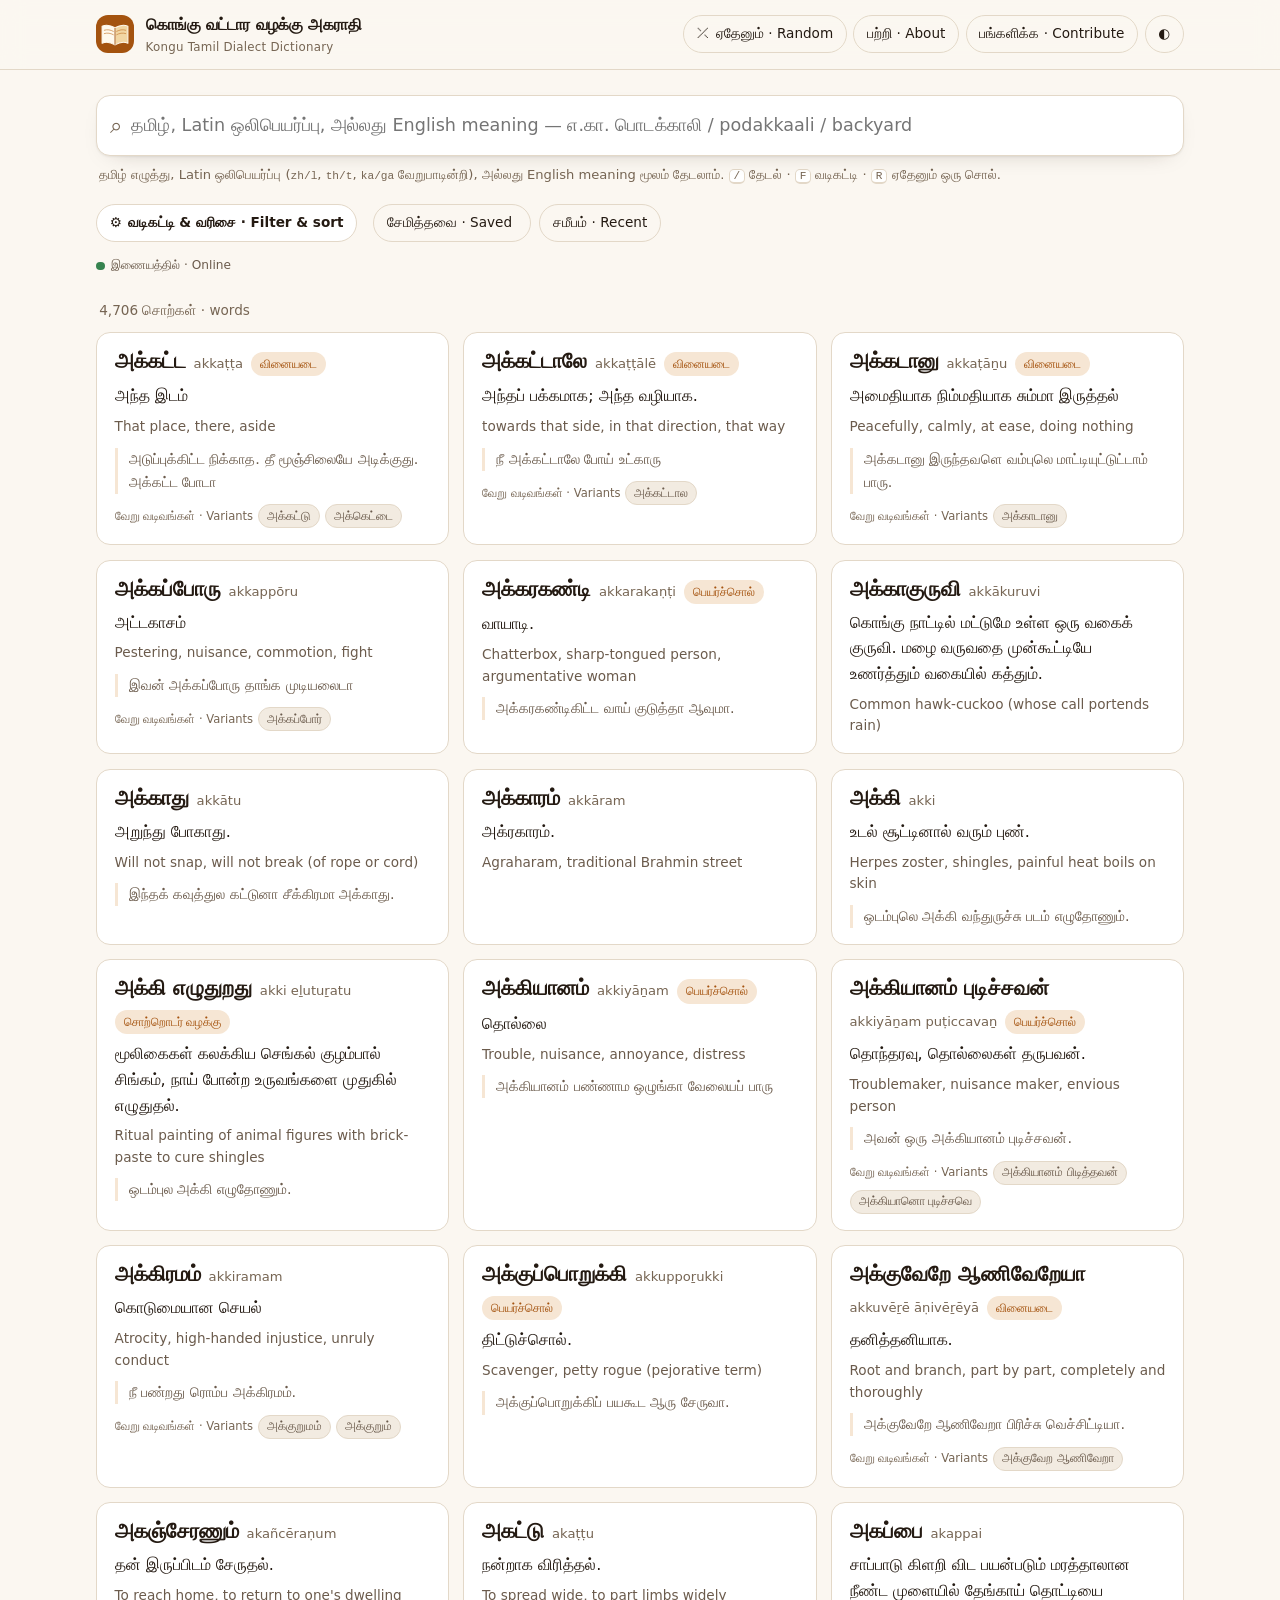
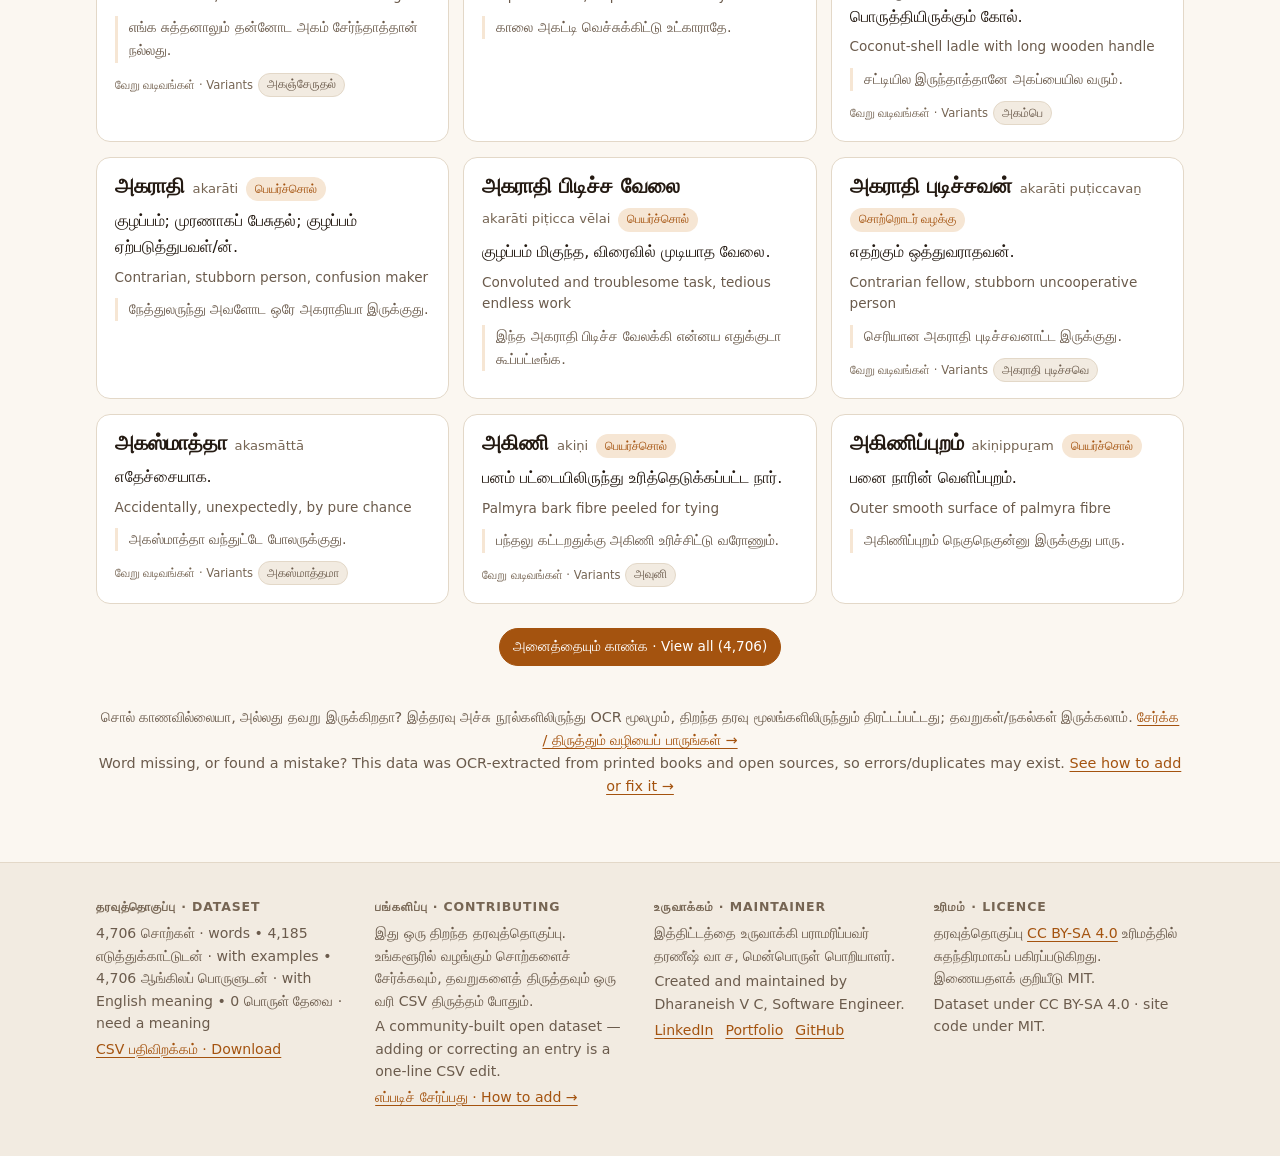
<file: index.html>
<!DOCTYPE html>
<html lang="ta" data-theme="light">
<head>
<meta charset="utf-8">
<meta name="viewport" content="width=device-width, initial-scale=1, viewport-fit=cover">
<title>கொங்கு வட்டார வழக்கு அகராதி · Kongu Tamil Dialect Dictionary</title>
<meta name="description" content="கொங்கு வட்டார வழக்குச் சொற்களின் திறந்த அகராதி. தமிழிலும் இலத்தீன் எழுத்து ஒலிபெயர்ப்பிலும் தேடலாம். An open, community-built dictionary of the Kongu Tamil dialect — words, meanings, usage examples and Latin transliteration search.">
<meta name="theme-color" content="#7a3d12">

<meta property="og:type" content="website">
<meta property="og:title" content="கொங்கு வட்டார வழக்கு அகராதி · Kongu Tamil Dialect Dictionary">
<meta property="og:description" content="An open, community-built dictionary of the Kongu Tamil dialect. Search in Tamil script, Latin transliteration, or English meaning.">
<meta property="og:image" content="https://dharaneishvc.github.io/Kongu-tamil-dictionary/assets/og-preview.png?v=1">
<meta property="og:image:secure_url" content="https://dharaneishvc.github.io/Kongu-tamil-dictionary/assets/og-preview.png?v=1">
<meta property="og:image:type" content="image/png">
<meta property="og:image:width" content="1200">
<meta property="og:image:height" content="630">
<meta property="og:image:alt" content="Kongu Tamil Dialect Dictionary">
<meta property="og:locale" content="ta_IN">
<meta property="og:locale:alternate" content="en_US">
<meta property="og:site_name" content="Kongu Tamil Dialect Dictionary">
<meta name="twitter:card" content="summary_large_image">
<meta name="twitter:title" content="கொங்கு வட்டார வழக்கு அகராதி · Kongu Tamil Dialect Dictionary">
<meta name="twitter:image" content="https://dharaneishvc.github.io/Kongu-tamil-dictionary/assets/og-preview.png?v=1">
<meta name="twitter:image:alt" content="Kongu Tamil Dialect Dictionary">
<meta name="twitter:description" content="An open, community-built dictionary of the Kongu Tamil dialect. Search in Tamil script, Latin transliteration, or English meaning.">
<link rel="manifest" href="manifest.json">
<link rel="apple-touch-icon" href="assets/icon-192.png">
<link rel="canonical" href="./">
<meta name="keywords" content="Kongu Tamil, Kongu Tamil Dictionary, Dialect, Tamil, கொங்கு தமிழ், கொங்கு அகராதி, Kongu region">
<script type="application/ld+json">
{
  "@context": "https://schema.org",
  "@type": "Dataset",
  "name": "Kongu Tamil Dialect Dictionary",
  "description": "An open, community-built dictionary of the Kongu Tamil dialect. Search in Tamil script, Latin transliteration, or English meaning.",
  "url": "./",
  "creator": {
    "@type": "Person",
    "name": "Dharaneish V C",
    "url": "https://dharaneishvc.github.io/portfolio/"
  },
  "license": "https://creativecommons.org/licenses/by-sa/4.0/",
  "keywords": ["Kongu Tamil", "Dictionary", "Dialect", "Tamil", "கொங்கு தமிழ்", "அகராதி"]
}
</script>

<link rel="icon" href="assets/icon.svg">
<link rel="stylesheet" href="assets/styles.css?v=1">
<script src="assets/theme.js?v=1"></script>
</head>
<body>
<a class="skip-link" href="#results">உள்ளடக்கத்திற்குச் செல் · Skip to content</a>

<header class="masthead">
  <div class="shell masthead__inner">
    <div class="brand">
      <img class="brand__icon" src="assets/icon.svg" alt="">
      <span class="brand__text">
        <strong>கொங்கு வட்டார வழக்கு அகராதி</strong>
        <small>Kongu Tamil Dialect Dictionary</small>
      </span>
    </div>

    <div class="masthead__actions">
      <button type="button" class="btn btn--ghost" data-action="random" title="ஏதேனும் ஒரு சொல் · Random word (R)">
        <span aria-hidden="true">⤫</span> ஏதேனும் · Random
      </button>
      <a class="btn btn--ghost" href="about.html">பற்றி · About</a>
      <a class="btn btn--ghost" href="contribute.html">பங்களிக்க · Contribute</a>
      <button type="button" class="btn btn--ghost" data-action="theme" aria-label="நிறத்தை மாற்று · Toggle colour theme">
        <span aria-hidden="true">◐</span>
      </button>
    </div>
  </div>
</header>

<main class="shell">
  <h1 class="visually-hidden">கொங்கு வட்டார வழக்கு அகராதி · Kongu Tamil Dialect Dictionary</h1>
  <section class="search" aria-label="தேடல் · Search">
    <div class="search__field">
      <div class="search__box">
        <span class="search__icon" aria-hidden="true">⌕</span>
        <input
          id="q"
          type="search"
          class="search__input"
          aria-label="சொல் தேடல் · Search for a word"
          placeholder="தமிழ், Latin ஒலிபெயர்ப்பு, அல்லது English meaning — எ.கா. பொடக்காலி / podakkaali / backyard"
          autocomplete="off" autocapitalize="off" spellcheck="false"
          role="combobox" aria-expanded="false" aria-autocomplete="list"
          aria-controls="suggestions" aria-describedby="search-hint">
        <button type="button" class="search__clear" data-action="clear" aria-label="தேடலை அழி · Clear search" hidden>✕</button>
      </div>
      <ul id="suggestions" class="suggest" role="listbox" aria-label="பரிந்துரைகள் · Suggestions" hidden></ul>
    </div>
    <p id="search-hint" class="search__hint">
      தமிழ் எழுத்து, Latin ஒலிபெயர்ப்பு (<code>zh/l</code>, <code>th/t</code>, <code>ka/ga</code> வேறுபாடின்றி), அல்லது English meaning மூலம் தேடலாம்.
      <kbd>/</kbd> தேடல் · <kbd>F</kbd> வடிகட்டி · <kbd>R</kbd> ஏதேனும் ஒரு சொல்.
    </p>
  </section>

  <section class="controls">
    <button type="button" class="btn btn--filter" data-action="filters"
            aria-haspopup="dialog" aria-controls="filters">
      <span aria-hidden="true">⚙</span> வடிகட்டி &amp; வரிசை · Filter &amp; sort
      <span class="btn__badge" id="filter-count" hidden></span>
    </button>
    <div class="active-filters" id="active-filters" aria-label="செயலில் உள்ள வடிகட்டிகள் · Active filters"></div>
    <button type="button" class="btn btn--ghost" data-action="show-favorites" aria-pressed="false">சேமித்தவை · Saved <span id="favorite-count"></span></button>
    <button type="button" class="btn btn--ghost" data-action="clear-favorites" aria-label="சேமித்தவற்றை நீக்கு · Clear saved" hidden>சேமித்தவற்றை நீக்கு · Clear saved</button>
    <button type="button" class="btn btn--ghost" data-action="show-recent" aria-pressed="false">சமீபம் · Recent</button>
    <button type="button" class="btn btn--ghost" data-action="clear-recent" aria-label="சமீபங்களை நீக்கு · Clear recent" hidden>சமீபங்களை நீக்கு · Clear recent</button>
  </section>

  <section class="pwa-tools" aria-label="செயலி நிலை · App status">
    <span id="network-status" class="network-status" role="status" aria-live="polite">
      <span class="network-status__dot" aria-hidden="true"></span>
      <span data-network-label>இணையத்தில் · Online</span>
    </span>
    <button type="button" class="btn btn--ghost" data-action="install-app" hidden>செயலியை நிறுவு · Install app</button>
  </section>

  <aside id="update-notice" class="update-notice" role="status" aria-live="polite" hidden>
    <span>புதிய பதிப்பு உள்ளது · Update available</span>
    <span class="update-notice__actions">
      <button type="button" class="btn btn--primary" data-action="apply-update">இப்போது புதுப்பி · Update now</button>
      <button type="button" class="btn btn--ghost" data-action="dismiss-update">பிறகு · Later</button>
    </span>
  </aside>

  <p class="status" id="status" role="status" aria-live="polite"></p>

  <section id="results" class="results" tabindex="-1" aria-label="முடிவுகள் · Results"></section>

  <div id="sentinel" class="sentinel" aria-hidden="true"></div>

  <p class="results__actions">
    <button type="button" class="btn btn--primary" data-action="view-all" hidden>
      அனைத்தையும் காண்க · View all
    </button>
  </p>

  <p class="results__more">
    சொல் காணவில்லையா, அல்லது தவறு இருக்கிறதா? இத்தரவு அச்சு நூல்களிலிருந்து OCR மூலமும், திறந்த தரவு மூலங்களிலிருந்தும் திரட்டப்பட்டது; தவறுகள்/நகல்கள் இருக்கலாம். <a href="contribute.html">சேர்க்க / திருத்தும் வழியைப் பாருங்கள் →</a><br>
    <span class="muted">Word missing, or found a mistake? This data was OCR-extracted from printed books and open sources, so errors/duplicates may exist. <a href="contribute.html">See how to add or fix it →</a></span>
  </p>
</main>

<footer class="footer">
  <div class="shell footer__inner">
    <div>
      <h2>தரவுத்தொகுப்பு · Dataset</h2>
      <p id="dataset-meta" class="muted"></p>
      <p>
        <a href="data/entries.csv" download>CSV பதிவிறக்கம் · Download</a>
      </p>
    </div>
    <div>
      <h2>பங்களிப்பு · Contributing</h2>
      <p class="muted">
        இது ஒரு திறந்த தரவுத்தொகுப்பு. உங்களூரில் வழங்கும் சொற்களைச்
        சேர்க்கவும், தவறுகளைத் திருத்தவும் ஒரு வரி CSV திருத்தம் போதும்.
      </p>
      <p class="muted">
        A community-built open dataset — adding or correcting an entry is a one-line CSV edit.
      </p>
      <p><a href="contribute.html">எப்படிச் சேர்ப்பது · How to add →</a></p>
    </div>
    <div>
      <h2>உருவாக்கம் · Maintainer</h2>
      <p class="muted">இத்திட்டத்தை உருவாக்கி பராமரிப்பவர் தரணீஷ் வா ச, மென்பொருள் பொறியாளர்.</p>
      <p class="muted">Created and maintained by Dharaneish V C, Software Engineer.</p>
      <p class="footer__links">
        <a href="https://linkedin.com/in/dharaneishvc" rel="me noopener">LinkedIn</a>
        <a href="https://dharaneishvc.github.io/portfolio/" rel="me noopener">Portfolio</a>
        <a href="https://github.com/dharaneishvc" rel="me noopener">GitHub</a>
      </p>
    </div>
    <div>
      <h2>உரிமம் · Licence</h2>
      <p class="muted">
        தரவுத்தொகுப்பு
        <a href="https://creativecommons.org/licenses/by-sa/4.0/" rel="license noopener">CC BY-SA 4.0</a>
        உரிமத்தில் சுதந்திரமாகப் பகிரப்படுகிறது. இணையதளக் குறியீடு MIT.
      </p>
      <p class="muted">Dataset under CC BY-SA 4.0 · site code under MIT.</p>
    </div>
  </div>
</footer>

<dialog id="detail" class="detail" aria-label="சொல் விவரம் · Word details"></dialog>

<dialog id="filters" class="drawer" aria-label="வடிகட்டி மற்றும் வரிசை · Filter and sort">
  <form method="dialog" class="drawer__head">
    <h2>வடிகட்டி &amp; வரிசை <span class="muted">· Filter &amp; sort</span></h2>
    <button class="drawer__close" value="close" aria-label="மூடு · Close">✕</button>
  </form>

  <div class="drawer__body">
    <section class="drawer__group">
      <h3>பிரிவு · Category</h3>
      <div class="chips chips--stack" id="categories" role="group" aria-label="பிரிவுகள் · Categories"></div>
    </section>

    <section class="drawer__group">
      <h3>கூடுதல் வடிகட்டிகள் · More filters</h3>
      <div class="toggles">
        <label class="toggle"><input type="checkbox" data-filter="examples"> எடுத்துக்காட்டு உள்ளவை · Has example</label>
        <label class="toggle"><input type="checkbox" data-filter="english"> ஆங்கிலப் பொருள் உள்ளவை · Has English</label>
        <label class="toggle"><input type="checkbox" data-filter="images"> படம் உள்ளவை · Has image</label>
        <label class="toggle"><input type="checkbox" data-filter="undocumented"> பொருள் தேவை · Needs meaning</label>
      </div>
    </section>

    <section class="drawer__group">
      <h3 id="sort-heading">வரிசை · Sort</h3>
      <label class="select">
        <select id="sort" aria-labelledby="sort-heading">
          <option value="relevance">பொருத்தம் · Relevance</option>
          <option value="alpha">அகர வரிசை · A-Z</option>
          <option value="richest">விவரம் நிறைந்தவை · Richest</option>
        </select>
      </label>
    </section>
  </div>

  <footer class="drawer__foot">
    <button type="button" class="btn" data-action="reset">அனைத்தையும் நீக்கு · Reset all</button>
    <button type="button" class="btn btn--primary" data-action="close-filters">முடிந்தது · Done</button>
  </footer>
</dialog>

<script type="module" src="assets/main.js?v=1"></script>
<script src="assets/register-sw.js?v=1"></script>
<script>
  // Modules and fetch() are both blocked on file:// — say so instead of showing a blank page.
  if (location.protocol === 'file:') {
    document.getElementById('results').innerHTML =
      '<div class="empty">' +
      '<p class="empty__title">ஒரு சிறிய சேவையகம் தேவை · A local server is needed</p>' +
      '<p class="muted">உலாவிகள் <code>file://</code> முகவரியில் தரவுக் கோப்பைப் படிக்க அனுமதிப்பதில்லை. ' +
      'இந்தக் கோப்புறையில் கீழ்க்கண்ட கட்டளையை இயக்கி <code>http://localhost:8000</code> திறக்கவும்:</p>' +
      '<pre class="guide__code"><code>python -m http.server 8000</code></pre>' +
      '<p class="muted">இணையத்தில் ஏற்றியபின் (GitHub Pages போன்றவை) இது தானாகவே வேலை செய்யும்.</p>' +
      '<p class="muted">Browsers block reading data files over <code>file://</code>. Run the command above in this folder and open <code>http://localhost:8000</code>.</p>' +
      '</div>';
    document.getElementById('status').textContent = '';
  }
</script>
<noscript><p class="shell">இந்த அகராதியைப் பயன்படுத்த JavaScript தேவை. தரவை <a href="data/entries.csv">CSV</a> ஆகவும் பதிவிறக்கலாம்.</p></noscript>
</body>
</html>
</file>
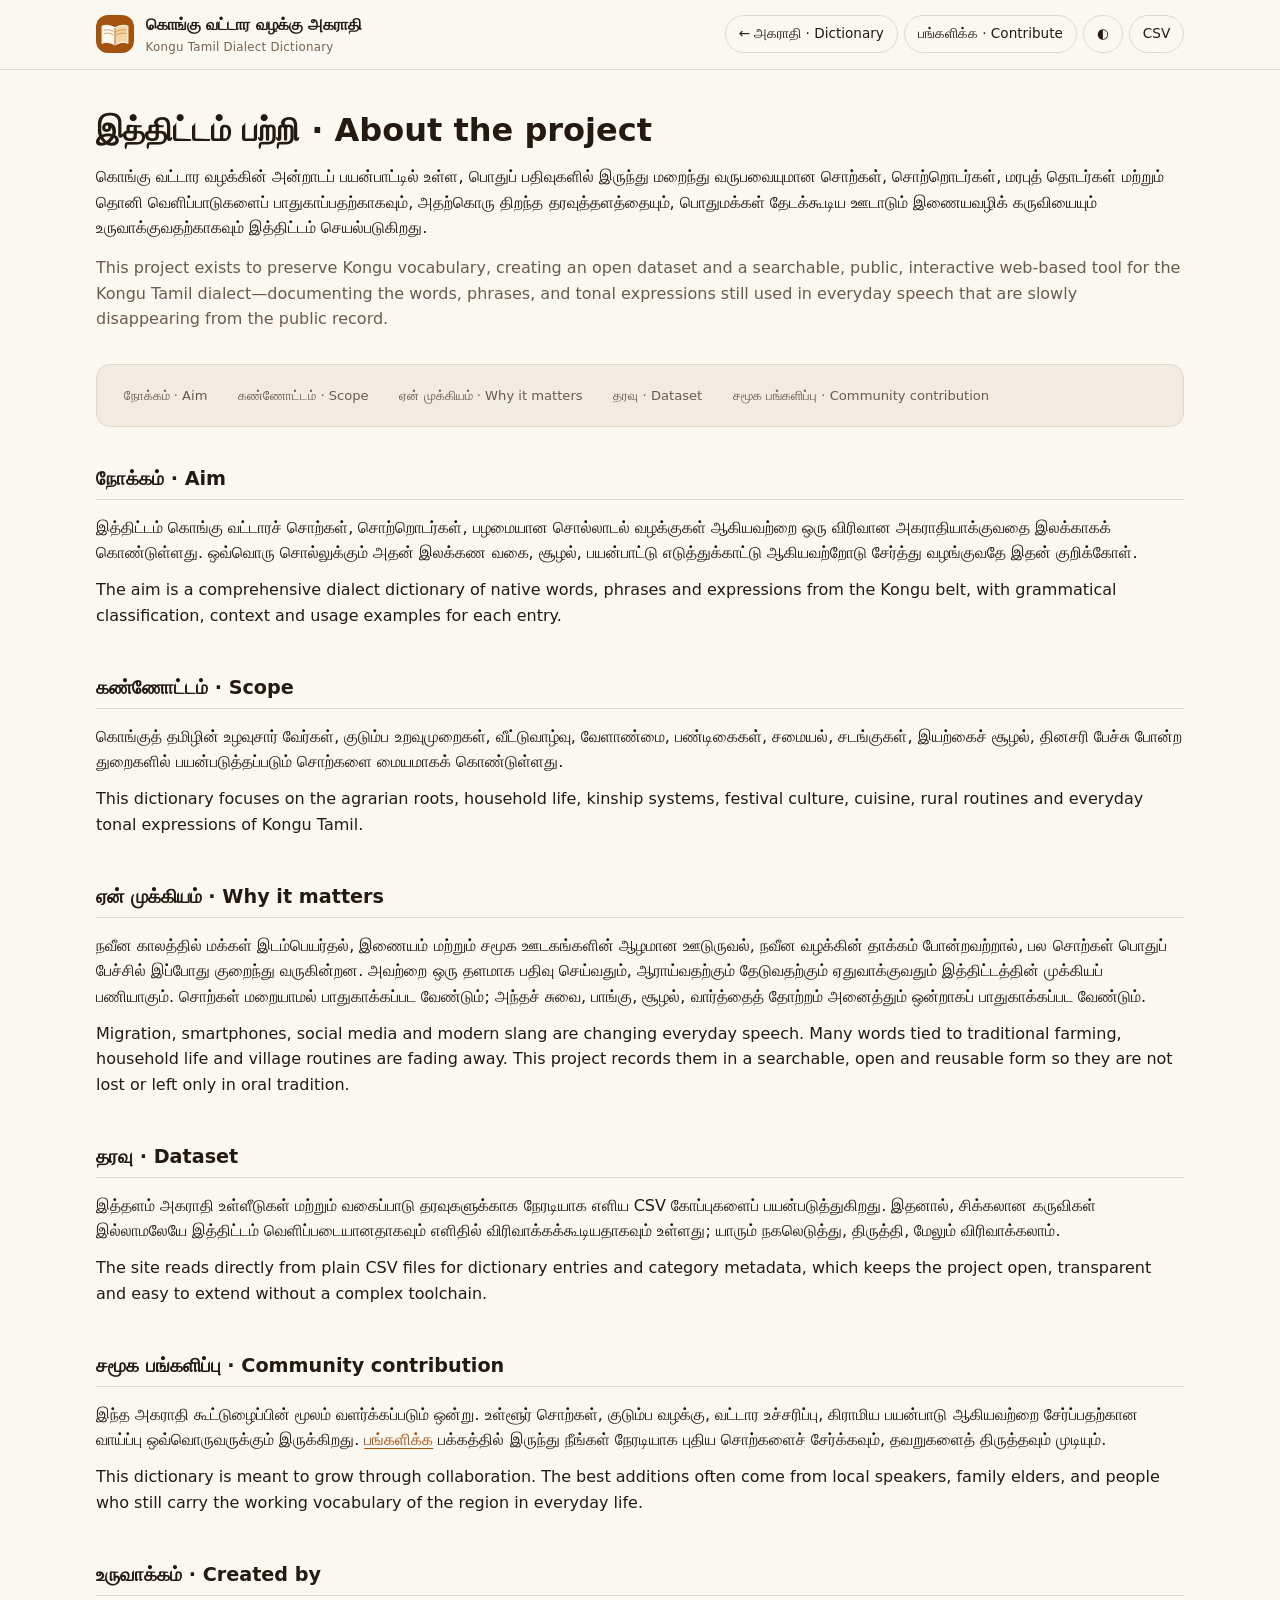
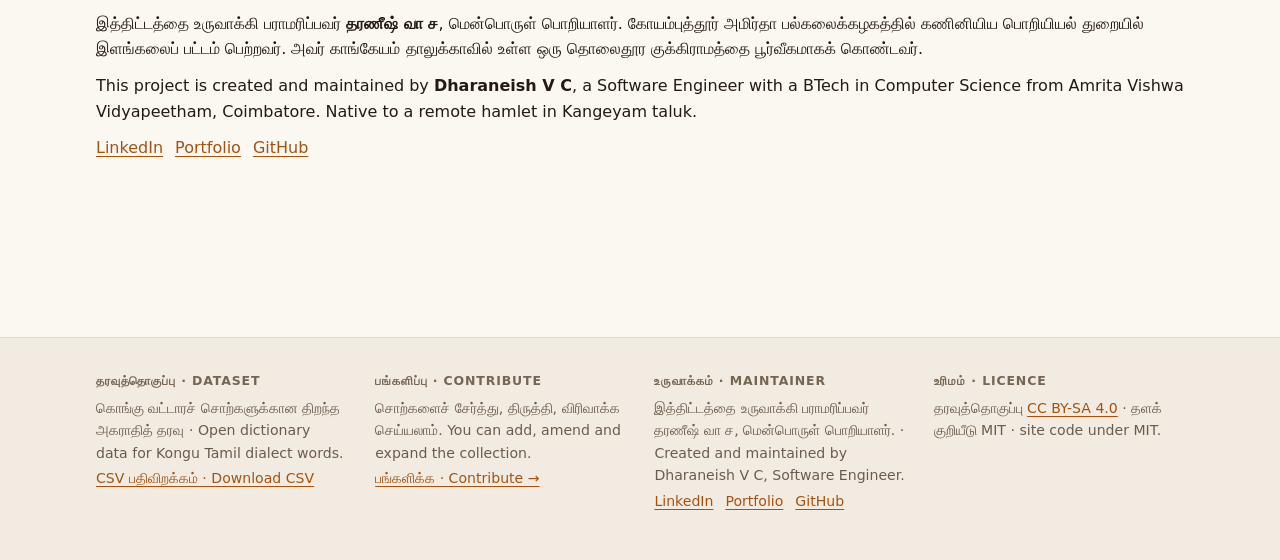
<file: about.html>
<!DOCTYPE html>
<html lang="ta" data-theme="light">
<head>
<meta charset="utf-8">
<meta name="viewport" content="width=device-width, initial-scale=1, viewport-fit=cover">
<title>இத்திட்டம் பற்றி · About — கொங்கு வட்டார வழக்கு அகராதி · Kongu Tamil Dialect Dictionary</title>
<meta name="description" content="இத்திட்டத்தின் நோக்கம் மற்றும் பங்களிப்பு முறை. About the project and its aim.">
<meta name="theme-color" content="#7a3d12">
<link rel="canonical" href="about.html">
<meta property="og:type" content="website">
<meta property="og:title" content="இத்திட்டம் பற்றி — கொங்கு வட்டார வழக்கு அகராதி · About — Kongu Tamil Dialect Dictionary">
<meta property="og:description" content="இத்திட்டத்தின் நோக்கம் மற்றும் பங்களிப்பு முறை. About the project and its aim.">
<meta property="og:image" content="https://dharaneishvc.github.io/Kongu-tamil-dictionary/assets/og-preview.png?v=1">
<meta property="og:image:secure_url" content="https://dharaneishvc.github.io/Kongu-tamil-dictionary/assets/og-preview.png?v=1">
<meta property="og:image:type" content="image/png">
<meta property="og:image:width" content="1200">
<meta property="og:image:height" content="630">
<meta property="og:image:alt" content="Kongu Tamil Dialect Dictionary">
<meta property="og:locale" content="ta_IN">
<meta property="og:locale:alternate" content="en_US">
<meta property="og:site_name" content="Kongu Tamil Dialect Dictionary">
<meta name="twitter:card" content="summary_large_image">
<meta name="twitter:title" content="இத்திட்டம் பற்றி — கொங்கு வட்டார வழக்கு அகராதி · About — Kongu Tamil Dialect Dictionary">
<meta name="twitter:description" content="இத்திட்டத்தின் நோக்கம் மற்றும் பங்களிப்பு முறை. About the project and its aim.">
<meta name="twitter:image" content="https://dharaneishvc.github.io/Kongu-tamil-dictionary/assets/og-preview.png?v=1">
<meta name="twitter:image:alt" content="Kongu Tamil Dialect Dictionary">
<link rel="manifest" href="manifest.json">
<link rel="apple-touch-icon" href="assets/icon-192.png">
<link rel="icon" href="assets/icon.svg">
<link rel="stylesheet" href="assets/styles.css?v=1">
<script src="assets/theme.js?v=1"></script>
</head>
<body>
<a class="skip-link" href="#guide">உள்ளடக்கத்திற்குச் செல் · Skip to content</a>

<header class="masthead">
  <div class="shell masthead__inner">
    <a class="brand" href="index.html">
      <img class="brand__icon" src="assets/icon.svg" alt="">
      <span class="brand__text">
        <strong>கொங்கு வட்டார வழக்கு அகராதி</strong>
        <small>Kongu Tamil Dialect Dictionary</small>
      </span>
    </a>
    <div class="masthead__actions">
      <a class="btn btn--ghost" href="index.html">← அகராதி · Dictionary</a>
      <a class="btn btn--ghost" href="contribute.html">பங்களிக்க · Contribute</a>
      <button type="button" class="btn btn--ghost" data-action="theme" aria-label="நிறத்தை மாற்று · Toggle colour theme">
        <span aria-hidden="true">◐</span>
      </button>
      <a class="btn btn--ghost" href="data/entries.csv" download>CSV</a>
    </div>
  </div>
</header>

<main class="shell page">
  <header class="page__head">
    <h1>இத்திட்டம் பற்றி · About the project</h1>
    <p class="page__lede">
கொங்கு வட்டார வழக்கின் அன்றாடப் பயன்பாட்டில் உள்ள, பொதுப் பதிவுகளில் இருந்து மறைந்து வருபவையுமான சொற்கள், சொற்றொடர்கள், மரபுத் தொடர்கள் மற்றும் தொனி வெளிப்பாடுகளைப் பாதுகாப்பதற்காகவும், அதற்கொரு திறந்த தரவுத்தளத்தையும், பொதுமக்கள் தேடக்கூடிய ஊடாடும் இணையவழிக் கருவியையும் உருவாக்குவதற்காகவும் இத்திட்டம் செயல்படுகிறது.
    </p>
    <p class="page__lede muted">
      This project exists to preserve Kongu vocabulary, creating an open dataset and a searchable, public, interactive web-based tool for the Kongu Tamil dialect—documenting the words, phrases, and tonal expressions still used in everyday speech that are slowly disappearing from the public record.
    </p>
  </header>

  <nav class="toc" aria-label="இத்திட்டம் பற்றி · About this project">
    <a href="#aim">நோக்கம் · Aim</a>
    <a href="#scope">கண்ணோட்டம் · Scope</a>
    <a href="#why">ஏன் முக்கியம் · Why it matters</a>
    <a href="#data">தரவு · Dataset</a>
    <a href="#community">சமூக பங்களிப்பு · Community contribution</a>
  </nav>

  <article id="guide" class="page__body">
    <section id="aim">
      <h2>நோக்கம் · Aim</h2>
      <p>
        இத்திட்டம் கொங்கு வட்டாரச் சொற்கள், சொற்றொடர்கள், பழமையான சொல்லாடல் வழக்குகள் ஆகியவற்றை ஒரு விரிவான
        அகராதியாக்குவதை இலக்காகக் கொண்டுள்ளது. ஒவ்வொரு சொல்லுக்கும் அதன் இலக்கண வகை, சூழல்,
        பயன்பாட்டு எடுத்துக்காட்டு ஆகியவற்றோடு சேர்த்து வழங்குவதே இதன் குறிக்கோள்.
      </p>
      <p>
        The aim is a comprehensive dialect dictionary of native words, phrases and expressions from
        the Kongu belt, with grammatical classification, context and usage examples for each entry.
      </p>
    </section>

    <section id="scope">
      <h2>கண்ணோட்டம் · Scope</h2>
      <p>
        கொங்குத் தமிழின் உழவுசார் வேர்கள், குடும்ப உறவுமுறைகள், வீட்டுவாழ்வு,
        வேளாண்மை, பண்டிகைகள், சமையல், சடங்குகள், இயற்கைச் சூழல், தினசரி பேச்சு
        போன்ற துறைகளில் பயன்படுத்தப்படும் சொற்களை மையமாகக் கொண்டுள்ளது.
      </p>
      <p>
        This dictionary focuses on the agrarian roots, household life, kinship systems,
        festival culture, cuisine, rural routines and everyday tonal expressions of Kongu Tamil.
      </p>
    </section>

    <section id="why">
      <h2>ஏன் முக்கியம் · Why it matters</h2>
      <p>
        நவீன காலத்தில் மக்கள் இடம்பெயர்தல், இணையம் மற்றும் சமூக ஊடகங்களின் ஆழமான
        ஊடுருவல், நவீன வழக்கின் தாக்கம் போன்றவற்றால், பல சொற்கள் பொதுப் பேச்சில்
        இப்போது குறைந்து வருகின்றன. அவற்றை ஒரு தளமாக பதிவு செய்வதும், ஆராய்வதற்கும்
        தேடுவதற்கும் ஏதுவாக்குவதும் இத்திட்டத்தின் முக்கியப் பணியாகும். சொற்கள் மறையாமல்
        பாதுகாக்கப்பட வேண்டும்; அந்தச் சுவை, பாங்கு, சூழல், வார்த்தைத் தோற்றம் அனைத்தும்
        ஒன்றாகப் பாதுகாக்கப்பட வேண்டும்.
      </p>
      <p>
        Migration, smartphones, social media and modern slang are changing everyday speech. Many words
        tied to traditional farming, household life and village routines are fading away. This project
        records them in a searchable, open and reusable form so they are not lost or left only in oral tradition.
      </p>
    </section>

    <section id="data">
      <h2>தரவு · Dataset</h2>
      <p>
        இத்தளம் அகராதி உள்ளீடுகள் மற்றும் வகைப்பாடு தரவுகளுக்காக நேரடியாக எளிய CSV கோப்புகளைப் பயன்படுத்துகிறது.
        இதனால், சிக்கலான கருவிகள் இல்லாமலேயே இத்திட்டம் வெளிப்படையானதாகவும் எளிதில் விரிவாக்கக்கூடியதாகவும்
        உள்ளது; யாரும் நகலெடுத்து, திருத்தி, மேலும் விரிவாக்கலாம்.
      </p>
      <p>
        The site reads directly from plain CSV files for dictionary entries and category
        metadata, which keeps the project open, transparent and easy to extend without a
        complex toolchain.
      </p>
    </section>

    <section id="community">
      <h2>சமூக பங்களிப்பு · Community contribution</h2>
      <p>
        இந்த அகராதி கூட்டுழைப்பின் மூலம் வளர்க்கப்படும் ஒன்று. உள்ளூர் சொற்கள், குடும்ப வழக்கு,
        வட்டார உச்சரிப்பு, கிராமிய பயன்பாடு ஆகியவற்றை சேர்ப்பதற்கான வாய்ப்பு ஒவ்வொருவருக்கும்
        இருக்கிறது. <a href="contribute.html">பங்களிக்க</a> பக்கத்தில் இருந்து நீங்கள் நேரடியாக
        புதிய சொற்களைச் சேர்க்கவும், தவறுகளைத் திருத்தவும் முடியும்.
      </p>
      <p>
        This dictionary is meant to grow through collaboration. The best additions often come from
        local speakers, family elders, and people who still carry the working vocabulary of the
        region in everyday life.
      </p>
    </section>

    <section>
      <h2>உருவாக்கம் · Created by</h2>
      <p>
        இத்திட்டத்தை உருவாக்கி பராமரிப்பவர் <strong>தரணீஷ் வா ச</strong>, மென்பொருள் பொறியாளர். கோயம்புத்தூர் அமிர்தா பல்கலைக்கழகத்தில் கணினியிய பொறியியல் துறையில் இளங்கலைப் பட்டம் பெற்றவர். அவர் காங்கேயம் தாலுக்காவில் உள்ள ஒரு தொலைதூர குக்கிராமத்தை பூர்வீகமாகக் கொண்டவர்.
      </p>
      <p>
        This project is created and maintained by <strong>Dharaneish V C</strong>, a Software Engineer with a BTech in Computer Science from Amrita Vishwa Vidyapeetham, Coimbatore. Native to a remote hamlet in Kangeyam taluk.
      </p>
      <p class="footer__links">
        <a href="https://linkedin.com/in/dharaneishvc" rel="me noopener">LinkedIn</a>
        <a href="https://dharaneishvc.github.io/portfolio/" rel="me noopener">Portfolio</a>
        <a href="https://github.com/dharaneishvc" rel="me noopener">GitHub</a>
      </p>
    </section>
  </article>
</main>

<footer class="footer">
  <div class="shell footer__inner">
    <div>
      <h2>தரவுத்தொகுப்பு · Dataset</h2>
      <p id="dataset-meta" class="muted">கொங்கு வட்டாரச் சொற்களுக்கான திறந்த அகராதித் தரவு · Open dictionary data for Kongu Tamil dialect words.</p>
      <p><a href="data/entries.csv" download>CSV பதிவிறக்கம் · Download CSV</a></p>
    </div>
    <div>
      <h2>பங்களிப்பு · Contribute</h2>
      <p class="muted">சொற்களைச் சேர்த்து, திருத்தி, விரிவாக்க செய்யலாம். You can add, amend and expand the collection.</p>
      <p><a href="contribute.html">பங்களிக்க · Contribute →</a></p>
    </div>
    <div>
      <h2>உருவாக்கம் · Maintainer</h2>
      <p class="muted">இத்திட்டத்தை உருவாக்கி பராமரிப்பவர் தரணீஷ் வா ச, மென்பொருள் பொறியாளர். · Created and maintained by Dharaneish V C, Software Engineer.</p>
      <p class="footer__links">
        <a href="https://linkedin.com/in/dharaneishvc" rel="me noopener">LinkedIn</a>
        <a href="https://dharaneishvc.github.io/portfolio/" rel="me noopener">Portfolio</a>
        <a href="https://github.com/dharaneishvc" rel="me noopener">GitHub</a>
      </p>
    </div>
    <div>
      <h2>உரிமம் · Licence</h2>
      <p class="muted">தரவுத்தொகுப்பு <a href="https://creativecommons.org/licenses/by-sa/4.0/" rel="license noopener">CC BY-SA 4.0</a> · தளக் குறியீடு MIT · site code under MIT.</p>
    </div>
  </div>
</footer>

<script src="assets/register-sw.js?v=1"></script>
</body>
</html>
</file>
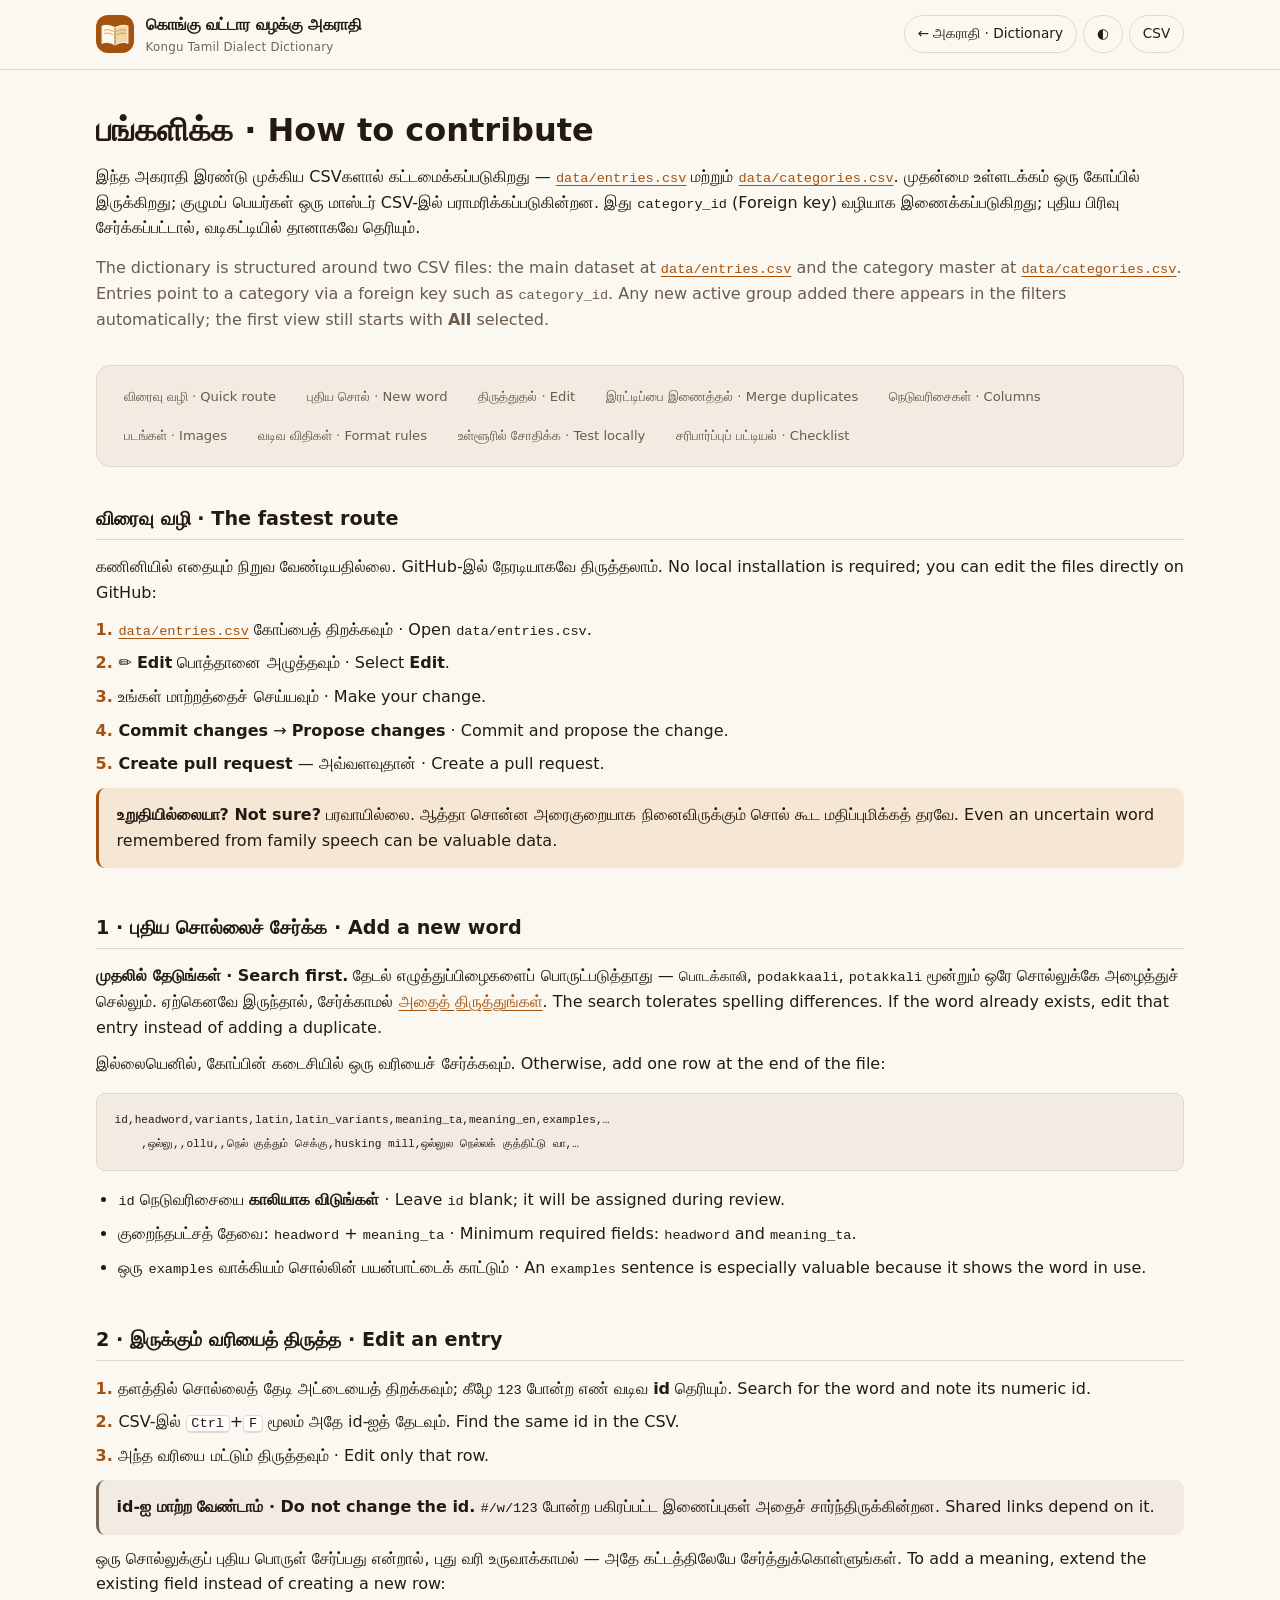
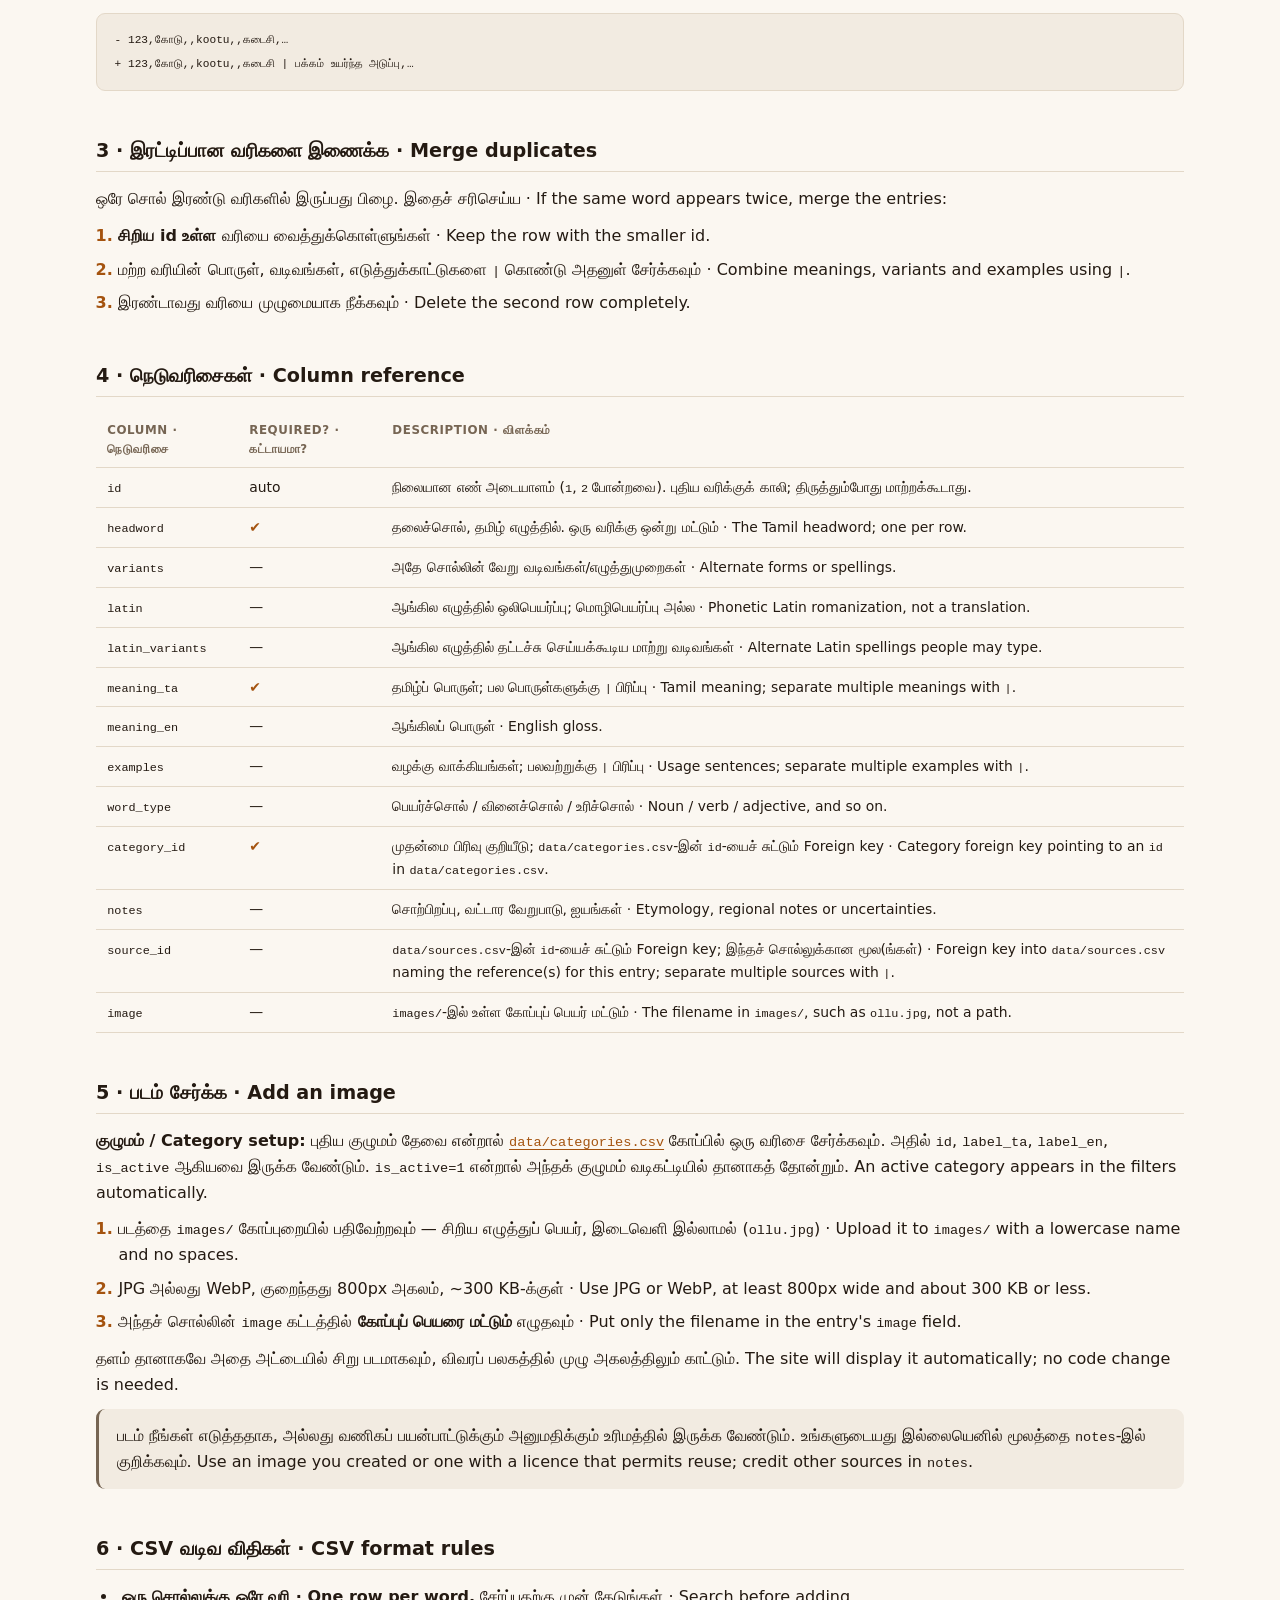
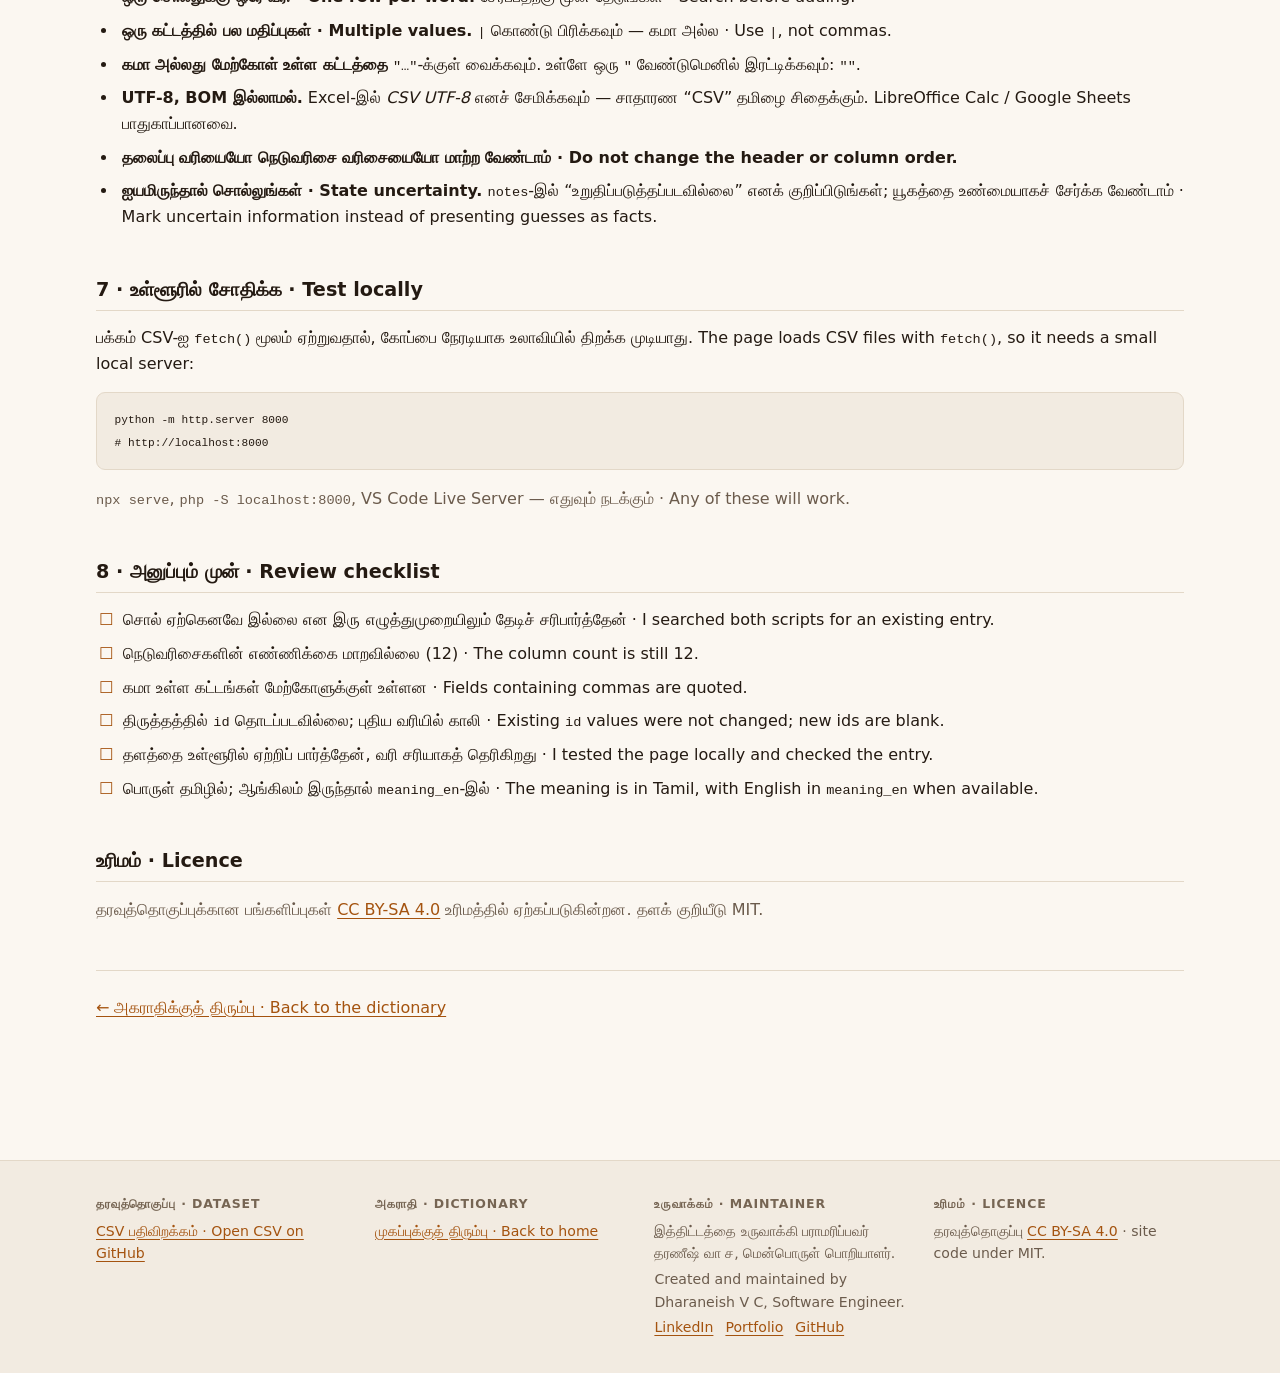
<file: contribute.html>
<!DOCTYPE html>
<html lang="ta" data-theme="light">
<head>
<meta charset="utf-8">
<meta name="viewport" content="width=device-width, initial-scale=1, viewport-fit=cover">
<title>பங்களிக்க · Contribute — கொங்கு வட்டார வழக்கு அகராதி · Kongu Tamil Dialect Dictionary</title>
<meta name="description" content="கொங்கு வட்டார வழக்கு அகராதியில் புதிய சொற்களைச் சேர்ப்பது, திருத்துவது, படம் இணைப்பது எப்படி. How to add, edit and improve entries in the Kongu Tamil dictionary dataset.">
<meta name="theme-color" content="#7a3d12">
<link rel="canonical" href="contribute.html">
<meta property="og:type" content="website">
<meta property="og:title" content="பங்களிக்க — கொங்கு வட்டார வழக்கு அகராதி · Contribute — Kongu Tamil Dialect Dictionary">
<meta property="og:description" content="கொங்கு வட்டார வழக்கு அகராதியில் புதிய சொற்களைச் சேர்ப்பது, திருத்துவது, படம் இணைப்பது எப்படி. How to add, edit and improve entries.">
<meta property="og:image" content="https://dharaneishvc.github.io/Kongu-tamil-dictionary/assets/og-preview.png?v=1">
<meta property="og:image:secure_url" content="https://dharaneishvc.github.io/Kongu-tamil-dictionary/assets/og-preview.png?v=1">
<meta property="og:image:type" content="image/png">
<meta property="og:image:width" content="1200">
<meta property="og:image:height" content="630">
<meta property="og:image:alt" content="Kongu Tamil Dialect Dictionary">
<meta property="og:locale" content="ta_IN">
<meta property="og:locale:alternate" content="en_US">
<meta property="og:site_name" content="Kongu Tamil Dialect Dictionary">
<meta name="twitter:card" content="summary_large_image">
<meta name="twitter:title" content="பங்களிக்க — கொங்கு வட்டார வழக்கு அகராதி · Contribute — Kongu Tamil Dialect Dictionary">
<meta name="twitter:description" content="கொங்கு வட்டார வழக்கு அகராதியில் புதிய சொற்களைச் சேர்ப்பது, திருத்துவது, படம் இணைப்பது எப்படி. How to add, edit and improve entries.">
<meta name="twitter:image" content="https://dharaneishvc.github.io/Kongu-tamil-dictionary/assets/og-preview.png?v=1">
<meta name="twitter:image:alt" content="Kongu Tamil Dialect Dictionary">
<link rel="manifest" href="manifest.json">
<link rel="apple-touch-icon" href="assets/icon-192.png">
<link rel="icon" href="assets/icon.svg">
<link rel="stylesheet" href="assets/styles.css?v=1">
<script src="assets/theme.js?v=1"></script>
</head>
<body>
<a class="skip-link" href="#guide">உள்ளடக்கத்திற்குச் செல் · Skip to content</a>

<header class="masthead">
  <div class="shell masthead__inner">
    <a class="brand" href="index.html">
      <img class="brand__icon" src="assets/icon.svg" alt="">
      <span class="brand__text">
        <strong>கொங்கு வட்டார வழக்கு அகராதி</strong>
        <small>Kongu Tamil Dialect Dictionary</small>
      </span>
    </a>
    <div class="masthead__actions">
      <a class="btn btn--ghost" href="index.html">← அகராதி · Dictionary</a>
      <button type="button" class="btn btn--ghost" data-action="theme" aria-label="நிறத்தை மாற்று · Toggle colour theme">
        <span aria-hidden="true">◐</span>
      </button>
      <a class="btn btn--ghost" href="https://github.com/dharaneishvc/Kongu-tamil-dictionary/blob/main/data/entries.csv">CSV</a>
    </div>
  </div>
</header>

<main class="shell page">
  <header class="page__head">
    <h1>பங்களிக்க · How to contribute</h1>
    <p class="page__lede">
      இந்த அகராதி இரண்டு முக்கிய CSVகளால் கட்டமைக்கப்படுகிறது —
      <a href="https://github.com/dharaneishvc/Kongu-tamil-dictionary/blob/main/data/entries.csv"><code>data/entries.csv</code></a>
      மற்றும்
      <a href="https://github.com/dharaneishvc/Kongu-tamil-dictionary/blob/main/data/categories.csv"><code>data/categories.csv</code></a>.
      முதன்மை உள்ளடக்கம் ஒரு கோப்பில் இருக்கிறது; குழுமப் பெயர்கள் ஒரு மாஸ்டர் CSV-இல்
      பராமரிக்கப்படுகின்றன. இது <code>category_id</code> (Foreign key)
      வழியாக இணைக்கப்படுகிறது; புதிய பிரிவு சேர்க்கப்பட்டால், வடிகட்டியில் தானாகவே
      தெரியும்.
    </p>
    <p class="page__lede muted">
      The dictionary is structured around two CSV files: the main dataset at
      <a href="https://github.com/dharaneishvc/Kongu-tamil-dictionary/blob/main/data/entries.csv"><code>data/entries.csv</code></a>
      and the category master at
      <a href="https://github.com/dharaneishvc/Kongu-tamil-dictionary/blob/main/data/categories.csv"><code>data/categories.csv</code></a>.
      Entries point to a category via a foreign key such as <code>category_id</code>.
      Any new active group added there appears in the filters automatically; the first
      view still starts with <strong>All</strong> selected.
    </p>
  </header>

  <nav class="toc" aria-label="இந்தப் பக்கத்தில் · On this page">
    <a href="#quick">விரைவு வழி · Quick route</a>
    <a href="#add">புதிய சொல் · New word</a>
    <a href="#edit">திருத்துதல் · Edit</a>
    <a href="#merge">இரட்டிப்பை இணைத்தல் · Merge duplicates</a>
    <a href="#columns">நெடுவரிசைகள் · Columns</a>
    <a href="#images">படங்கள் · Images</a>
    <a href="#rules">வடிவ விதிகள் · Format rules</a>
    <a href="#local">உள்ளூரில் சோதிக்க · Test locally</a>
    <a href="#checklist">சரிபார்ப்புப் பட்டியல் · Checklist</a>
  </nav>

  <article id="guide" class="page__body">

    <section id="quick">
      <h2>விரைவு வழி · The fastest route</h2>
      <p>கணினியில் எதையும் நிறுவ வேண்டியதில்லை. GitHub-இல் நேரடியாகவே திருத்தலாம். No local installation is required; you can edit the files directly on GitHub:</p>
      <ol class="steps">
        <li><a href="https://github.com/dharaneishvc/Kongu-tamil-dictionary/blob/main/data/entries.csv"><code>data/entries.csv</code></a> கோப்பைத் திறக்கவும் · Open <code>data/entries.csv</code>.</li>
        <li>✏️ <strong>Edit</strong> பொத்தானை அழுத்தவும் · Select <strong>Edit</strong>.</li>
        <li>உங்கள் மாற்றத்தைச் செய்யவும் · Make your change.</li>
        <li><strong>Commit changes</strong> → <strong>Propose changes</strong> · Commit and propose the change.</li>
        <li><strong>Create pull request</strong> — அவ்வளவுதான் · Create a pull request.</li>
      </ol>
      <p class="callout">
        <strong>உறுதியில்லையா? Not sure?</strong> பரவாயில்லை.
        ஆத்தா சொன்ன அரைகுறையாக நினைவிருக்கும் சொல் கூட மதிப்புமிக்கத் தரவே. Even an uncertain word remembered from family speech can be valuable data.
      </p>
    </section>

    <section id="add">
      <h2>1 · புதிய சொல்லைச் சேர்க்க · Add a new word</h2>
      <p>
        <strong>முதலில் தேடுங்கள் · Search first.</strong> தேடல் எழுத்துப்பிழைகளைப் பொருட்படுத்தாது —
        <code>பொடக்காலி</code>, <code>podakkaali</code>, <code>potakkali</code> மூன்றும் ஒரே
        சொல்லுக்கே அழைத்துச் செல்லும். ஏற்கெனவே இருந்தால், சேர்க்காமல் <a href="#edit">அதைத் திருத்துங்கள்</a>.
        The search tolerates spelling differences. If the word already exists, edit that entry instead of adding a duplicate.
      </p>
      <p>இல்லையெனில், கோப்பின் கடைசியில் ஒரு வரியைச் சேர்க்கவும். Otherwise, add one row at the end of the file:</p>
      <pre class="code"><code>id,headword,variants,latin,latin_variants,meaning_ta,meaning_en,examples,…
    ,ஒல்லு,,ollu,,நெல் குத்தும் செக்கு,husking mill,ஒல்லுல நெல்லக் குத்திட்டு வா,…</code></pre>
      <ul>
        <li><code>id</code> நெடுவரிசையை <strong>காலியாக விடுங்கள்</strong> · Leave <code>id</code> blank; it will be assigned during review.</li>
        <li>குறைந்தபட்சத் தேவை: <code>headword</code> + <code>meaning_ta</code> · Minimum required fields: <code>headword</code> and <code>meaning_ta</code>.</li>
        <li>ஒரு <code>examples</code> வாக்கியம் சொல்லின் பயன்பாட்டைக் காட்டும் · An <code>examples</code> sentence is especially valuable because it shows the word in use.</li>
      </ul>
    </section>

    <section id="edit">
      <h2>2 · இருக்கும் வரியைத் திருத்த · Edit an entry</h2>
      <ol class="steps">
        <li>தளத்தில் சொல்லைத் தேடி அட்டையைத் திறக்கவும்; கீழே <code>123</code> போன்ற எண் வடிவ <strong>id</strong> தெரியும். Search for the word and note its numeric id.</li>
        <li>CSV-இல் <kbd>Ctrl</kbd>+<kbd>F</kbd> மூலம் அதே id-ஐத் தேடவும். Find the same id in the CSV.</li>
        <li>அந்த வரியை மட்டும் திருத்தவும் · Edit only that row.</li>
      </ol>
      <p class="callout callout--warn">
        <strong>id-ஐ மாற்ற வேண்டாம் · Do not change the id.</strong> <code>#/w/123</code> போன்ற பகிரப்பட்ட
        இணைப்புகள் அதைச் சார்ந்திருக்கின்றன. Shared links depend on it.
      </p>
      <p>ஒரு சொல்லுக்குப் புதிய பொருள் சேர்ப்பது என்றால், புது வரி உருவாக்காமல் — அதே கட்டத்திலேயே சேர்த்துக்கொள்ளுங்கள். To add a meaning, extend the existing field instead of creating a new row:</p>
      <pre class="code"><code>- 123,கோடு,,kootu,,கடைசி,…
+ 123,கோடு,,kootu,,கடைசி | பக்கம் உயர்ந்த அடுப்பு,…</code></pre>
    </section>

    <section id="merge">
      <h2>3 · இரட்டிப்பான வரிகளை இணைக்க · Merge duplicates</h2>
      <p>ஒரே சொல் இரண்டு வரிகளில் இருப்பது பிழை. இதைச் சரிசெய்ய · If the same word appears twice, merge the entries:</p>
      <ol class="steps">
        <li><strong>சிறிய id உள்ள</strong> வரியை வைத்துக்கொள்ளுங்கள் · Keep the row with the smaller id.</li>
        <li>மற்ற வரியின் பொருள், வடிவங்கள், எடுத்துக்காட்டுகளை <code>|</code> கொண்டு அதனுள் சேர்க்கவும் · Combine meanings, variants and examples using <code>|</code>.</li>
        <li>இரண்டாவது வரியை முழுமையாக நீக்கவும் · Delete the second row completely.</li>
      </ol>
    </section>

    <section id="columns">
      <h2>4 · நெடுவரிசைகள் · Column reference</h2>
      <div class="table-wrap">
        <table class="table">
          <thead>
            <tr><th>Column · நெடுவரிசை</th><th>Required? · கட்டாயமா?</th><th>Description · விளக்கம்</th></tr>
          </thead>
          <tbody>
            <tr><td><code>id</code></td><td>auto</td><td>நிலையான எண் அடையாளம் (<code>1</code>, <code>2</code> போன்றவை). புதிய வரிக்குக் காலி; திருத்தும்போது மாற்றக்கூடாது.</td></tr>
            <tr><td><code>headword</code></td><td class="req">✔</td><td>தலைச்சொல், தமிழ் எழுத்தில். ஒரு வரிக்கு ஒன்று மட்டும் · The Tamil headword; one per row.</td></tr>
            <tr><td><code>variants</code></td><td>—</td><td>அதே சொல்லின் வேறு வடிவங்கள்/எழுத்துமுறைகள் · Alternate forms or spellings.</td></tr>
            <tr><td><code>latin</code></td><td>—</td><td>ஆங்கில எழுத்தில் ஒலிபெயர்ப்பு; மொழிபெயர்ப்பு அல்ல · Phonetic Latin romanization, not a translation.</td></tr>
            <tr><td><code>latin_variants</code></td><td>—</td><td>ஆங்கில எழுத்தில் தட்டச்சு செய்யக்கூடிய மாற்று வடிவங்கள் · Alternate Latin spellings people may type.</td></tr>
            <tr><td><code>meaning_ta</code></td><td class="req">✔</td><td>தமிழ்ப் பொருள்; பல பொருள்களுக்கு <code>|</code> பிரிப்பு · Tamil meaning; separate multiple meanings with <code>|</code>.</td></tr>
            <tr><td><code>meaning_en</code></td><td>—</td><td>ஆங்கிலப் பொருள் · English gloss.</td></tr>
            <tr><td><code>examples</code></td><td>—</td><td>வழக்கு வாக்கியங்கள்; பலவற்றுக்கு <code>|</code> பிரிப்பு · Usage sentences; separate multiple examples with <code>|</code>.</td></tr>
            <tr><td><code>word_type</code></td><td>—</td><td>பெயர்ச்சொல் / வினைச்சொல் / உரிச்சொல் · Noun / verb / adjective, and so on.</td></tr>
            <tr><td><code>category_id</code></td><td class="req">✔</td><td>முதன்மை பிரிவு குறியீடு; <code>data/categories.csv</code>-இன் <code>id</code>-யைச் சுட்டும் Foreign key · Category foreign key pointing to an <code>id</code> in <code>data/categories.csv</code>.</td></tr>
            <tr><td><code>notes</code></td><td>—</td><td>சொற்பிறப்பு, வட்டார வேறுபாடு, ஐயங்கள் · Etymology, regional notes or uncertainties.</td></tr>
            <tr><td><code>source_id</code></td><td>—</td><td><code>data/sources.csv</code>-இன் <code>id</code>-யைச் சுட்டும் Foreign key; இந்தச் சொல்லுக்கான மூல(ங்கள்) · Foreign key into <code>data/sources.csv</code> naming the reference(s) for this entry; separate multiple sources with <code>|</code>.</td></tr>
            <tr><td><code>image</code></td><td>—</td><td><code>images/</code>-இல் உள்ள கோப்புப் பெயர் மட்டும் · The filename in <code>images/</code>, such as <code>ollu.jpg</code>, not a path.</td></tr>
          </tbody>
        </table>
      </div>
    </section>

    <section id="images">
      <h2>5 · படம் சேர்க்க · Add an image</h2>
      <p>
        <strong>குழுமம் / Category setup:</strong> புதிய குழுமம் தேவை என்றால்
        <a href="https://github.com/dharaneishvc/Kongu-tamil-dictionary/blob/main/data/categories.csv"><code>data/categories.csv</code></a>
        கோப்பில் ஒரு வரிசை சேர்க்கவும். அதில் <code>id</code>, <code>label_ta</code>,
        <code>label_en</code>, <code>is_active</code> ஆகியவை இருக்க வேண்டும். <code>is_active=1</code>
        என்றால் அந்தக் குழுமம் வடிகட்டியில் தானாகத் தோன்றும். An active category appears in the filters automatically.
      </p>
      <ol class="steps">
        <li>படத்தை <code>images/</code> கோப்புறையில் பதிவேற்றவும் — சிறிய எழுத்துப் பெயர், இடைவெளி இல்லாமல் (<code>ollu.jpg</code>) · Upload it to <code>images/</code> with a lowercase name and no spaces.</li>
        <li>JPG அல்லது WebP, குறைந்தது 800px அகலம், ~300 KB-க்குள் · Use JPG or WebP, at least 800px wide and about 300 KB or less.</li>
        <li>அந்தச் சொல்லின் <code>image</code> கட்டத்தில் <strong>கோப்புப் பெயரை மட்டும்</strong> எழுதவும் · Put only the filename in the entry's <code>image</code> field.</li>
      </ol>
      <p>
        தளம் தானாகவே அதை அட்டையில் சிறு படமாகவும், விவரப் பலகத்தில் முழு அகலத்திலும் காட்டும்.
        The site will display it automatically; no code change is needed.
      </p>
      <p class="callout callout--warn">
        படம் நீங்கள் எடுத்ததாக, அல்லது வணிகப் பயன்பாட்டுக்கும் அனுமதிக்கும் உரிமத்தில்
        இருக்க வேண்டும். உங்களுடையது இல்லையெனில் மூலத்தை <code>notes</code>-இல் குறிக்கவும். Use an image you created or one with a licence that permits reuse; credit other sources in <code>notes</code>.
      </p>
    </section>

    <section id="rules">
      <h2>6 · CSV வடிவ விதிகள் · CSV format rules</h2>
      <ul class="rules">
        <li><strong>ஒரு சொல்லுக்கு ஒரே வரி · One row per word.</strong> சேர்ப்பதற்கு முன் தேடுங்கள் · Search before adding.</li>
        <li><strong>ஒரு கட்டத்தில் பல மதிப்புகள் · Multiple values.</strong> <code>|</code> கொண்டு பிரிக்கவும் — கமா அல்ல · Use <code>|</code>, not commas.</li>
        <li><strong>கமா அல்லது மேற்கோள் உள்ள கட்டத்தை</strong> <code>"…"</code>-க்குள் வைக்கவும்.
            உள்ளே ஒரு <code>"</code> வேண்டுமெனில் இரட்டிக்கவும்: <code>""</code>.</li>
        <li><strong>UTF-8, BOM இல்லாமல்.</strong> Excel-இல் <em>CSV UTF-8</em> எனச் சேமிக்கவும் —
            சாதாரண “CSV” தமிழை சிதைக்கும். LibreOffice Calc / Google Sheets பாதுகாப்பானவை.</li>
        <li><strong>தலைப்பு வரியையோ நெடுவரிசை வரிசையையோ மாற்ற வேண்டாம் · Do not change the header or column order.</strong></li>
        <li><strong>ஐயமிருந்தால் சொல்லுங்கள் · State uncertainty.</strong> <code>notes</code>-இல் “உறுதிப்படுத்தப்படவில்லை” எனக் குறிப்பிடுங்கள்; யூகத்தை உண்மையாகச் சேர்க்க வேண்டாம் · Mark uncertain information instead of presenting guesses as facts.</li>
      </ul>
    </section>

    <section id="local">
      <h2>7 · உள்ளூரில் சோதிக்க · Test locally</h2>
      <p>
        பக்கம் CSV-ஐ <code>fetch()</code> மூலம் ஏற்றுவதால், கோப்பை நேரடியாக உலாவியில் திறக்க முடியாது.
        The page loads CSV files with <code>fetch()</code>, so it needs a small local server:
      </p>
      <pre class="code"><code>python -m http.server 8000
# http://localhost:8000</code></pre>
      <p class="muted"><code>npx serve</code>, <code>php -S localhost:8000</code>, VS Code Live Server — எதுவும் நடக்கும் · Any of these will work.</p>
    </section>

    <section id="checklist">
      <h2>8 · அனுப்பும் முன் · Review checklist</h2>
      <ul class="checklist">
        <li>சொல் ஏற்கெனவே இல்லை என இரு எழுத்துமுறையிலும் தேடிச் சரிபார்த்தேன் · I searched both scripts for an existing entry.</li>
        <li>நெடுவரிசைகளின் எண்ணிக்கை மாறவில்லை (12) · The column count is still 12.</li>
        <li>கமா உள்ள கட்டங்கள் மேற்கோளுக்குள் உள்ளன · Fields containing commas are quoted.</li>
        <li>திருத்தத்தில் <code>id</code> தொடப்படவில்லை; புதிய வரியில் காலி · Existing <code>id</code> values were not changed; new ids are blank.</li>
        <li>தளத்தை உள்ளூரில் ஏற்றிப் பார்த்தேன், வரி சரியாகத் தெரிகிறது · I tested the page locally and checked the entry.</li>
        <li>பொருள் தமிழில்; ஆங்கிலம் இருந்தால் <code>meaning_en</code>-இல் · The meaning is in Tamil, with English in <code>meaning_en</code> when available.</li>
      </ul>
    </section>

    <section>
      <h2>உரிமம் · Licence</h2>
      <p class="muted">
        தரவுத்தொகுப்புக்கான பங்களிப்புகள்
        <a href="https://creativecommons.org/licenses/by-sa/4.0/" rel="license noopener">CC BY-SA 4.0</a>
        உரிமத்தில் ஏற்கப்படுகின்றன. தளக் குறியீடு MIT.
      </p>
    </section>

    <p class="page__back"><a href="index.html">← அகராதிக்குத் திரும்பு · Back to the dictionary</a></p>
  </article>
</main>

<footer class="footer">
  <div class="shell footer__inner">
    <div>
      <h2>தரவுத்தொகுப்பு · Dataset</h2>
      <p class="muted"><a href="https://github.com/dharaneishvc/Kongu-tamil-dictionary/blob/main/data/entries.csv">CSV பதிவிறக்கம் · Open CSV on GitHub</a></p>
    </div>
    <div>
      <h2>அகராதி · Dictionary</h2>
      <p class="muted"><a href="index.html">முகப்புக்குத் திரும்பு · Back to home</a></p>
    </div>
    <div>
      <h2>உருவாக்கம் · Maintainer</h2>
      <p class="muted">இத்திட்டத்தை உருவாக்கி பராமரிப்பவர் தரணீஷ் வா ச, மென்பொருள் பொறியாளர்.</p>
      <p class="muted">Created and maintained by Dharaneish V C, Software Engineer.</p>
      <p class="footer__links">
        <a href="https://linkedin.com/in/dharaneishvc" rel="me noopener">LinkedIn</a>
        <a href="https://dharaneishvc.github.io/portfolio/" rel="me noopener">Portfolio</a>
        <a href="https://github.com/dharaneishvc" rel="me noopener">GitHub</a>
      </p>
    </div>
    <div>
      <h2>உரிமம் · Licence</h2>
      <p class="muted">தரவுத்தொகுப்பு <a href="https://creativecommons.org/licenses/by-sa/4.0/" rel="license noopener">CC BY-SA 4.0</a> · site code under MIT.</p>
    </div>
  </div>
</footer>

<script src="assets/register-sw.js?v=1"></script>
</body>
</html>
</file>
<file: assets/styles.css>
/* Kongu Tamil Dictionary — design tokens + components. No external deps. */

:root {
  color-scheme: light;
  --bg: #fbf7f1;
  --bg-elevated: #ffffff;
  --bg-sunken: #f2ebe1;
  --ink: #241a12;
  --ink-soft: #6b5b4c;
  --ink-faint: #766553;
  --line: #e3d8c8;
  --accent: #a4530f;
  --accent-soft: #f6e6d4;
  --accent-ink: #ffffff;
  --mark: #ffe08a;
  --shadow: 0 1px 2px rgba(36, 26, 18, .06), 0 8px 24px -16px rgba(36, 26, 18, .35);
  --radius: 14px;
  --radius-sm: 9px;
  --shell: 68rem;
  --tamil: "Noto Sans Tamil", "Nirmala UI", "Latha", "Tamil Sangam MN", system-ui, sans-serif;
  --latin: ui-sans-serif, system-ui, "Segoe UI", Roboto, Helvetica, Arial, sans-serif;
  --mono: ui-monospace, SFMono-Regular, "Cascadia Code", Consolas, monospace;
}

[data-theme="dark"] {
  color-scheme: dark;
  --bg: #16120e;
  --bg-elevated: #201a15;
  --bg-sunken: #120e0b;
  --ink: #f4ece2;
  --ink-soft: #c3b3a2;
  --ink-faint: #93826f;
  --line: #362c23;
  --accent: #e79a52;
  --accent-soft: #35251a;
  --accent-ink: #1a120b;
  --mark: #7a5b12;
  --shadow: 0 1px 2px rgba(0, 0, 0, .4), 0 12px 32px -20px rgba(0, 0, 0, .9);
}

* { box-sizing: border-box; }

[hidden] { display: none !important; }

html { -webkit-text-size-adjust: 100%; }

body {
  margin: 0;
  background: var(--bg);
  color: var(--ink);
  font-family: var(--tamil);
  font-size: 16px;
  line-height: 1.6;
  text-rendering: optimizeLegibility;
}

h1, h2, h3, h4 { line-height: 1.25; margin: 0; }
a { color: var(--accent); text-underline-offset: 3px; }
mark { background: var(--mark); color: inherit; border-radius: 3px; padding: 0 .1em; }
code, kbd, .detail__id { font-family: var(--mono); font-size: .85em; }
kbd {
  border: 1px solid var(--line); border-bottom-width: 2px;
  border-radius: 5px; padding: 0 .35em; background: var(--bg-elevated);
}
.muted { color: var(--ink-soft); }
.shell { width: min(var(--shell), 100% - 2.5rem); margin-inline: auto; }

.skip-link {
  position: absolute; left: -999px;
  background: var(--accent); color: var(--accent-ink);
  padding: .6rem 1rem; border-radius: 0 0 var(--radius-sm) 0; z-index: 20;
}
.skip-link:focus { left: 0; top: 0; }

.visually-hidden {
  position: absolute; width: 1px; height: 1px; padding: 0; margin: -1px;
  overflow: hidden; clip: rect(0, 0, 0, 0); white-space: nowrap; border: 0;
}

:where(button, input, select, a):focus-visible {
  outline: 2px solid var(--accent);
  outline-offset: 2px;
}

/* ------------------------------------------------------------- masthead */

.masthead {
  position: sticky; top: 0; z-index: 10;
  background: color-mix(in srgb, var(--bg) 88%, transparent);
  backdrop-filter: blur(12px);
  border-bottom: 1px solid var(--line);
}
.masthead__inner {
  display: flex; align-items: center; justify-content: space-between;
  gap: 1rem; padding-block: .75rem;
}
.brand { display: flex; align-items: center; gap: .7rem; min-width: 0; text-decoration: none; color: inherit; }
.brand__icon { width: 2.4rem; height: 2.4rem; flex: none; border-radius: 12px; }
.brand__text { display: flex; flex-direction: column; min-width: 0; }
.brand__text strong {
  font-size: 1rem;
  white-space: nowrap; overflow: hidden; text-overflow: ellipsis;
}
.brand__text small { color: var(--ink-faint); font-family: var(--latin); font-size: .74rem; letter-spacing: .02em; }
.masthead__actions { display: flex; gap: .4rem; flex: none; }

.btn {
  font: inherit; font-size: .85rem;
  display: inline-flex; align-items: center; gap: .35rem;
  padding: .45rem .8rem; border-radius: 999px;
  border: 1px solid var(--line); background: var(--bg-elevated); color: var(--ink);
  cursor: pointer; text-decoration: none;
  transition: background .15s, border-color .15s, transform .1s;
}
.btn:hover { border-color: var(--accent); background: var(--accent-soft); }
.btn:active { transform: translateY(1px); }
.btn--ghost { background: transparent; }

/* --------------------------------------------------------------- search */

.search { margin-top: 1.6rem; }
.search__field { position: relative; }
.search__box {
  display: flex; align-items: center; gap: .6rem;
  background: var(--bg-elevated);
  border: 1px solid var(--line); border-radius: var(--radius);
  padding: .3rem .8rem; box-shadow: var(--shadow);
  transition: border-color .15s, box-shadow .15s;
}
.search__box:focus-within { border-color: var(--accent); }
.search__icon { color: var(--ink-faint); font-size: 1.35rem; line-height: 1; }
.search__input {
  flex: 1; min-width: 0; font: inherit; font-size: 1.1rem;
  padding: .65rem 0; border: 0; background: none; color: inherit;
}
.search__input::-webkit-search-cancel-button { display: none; }
.search__input:focus { outline: none; }
.search__clear {
  font: inherit; border: 0; background: none; cursor: pointer;
  color: var(--ink-faint); padding: .3rem .4rem; border-radius: 50%;
}
.search__clear:hover { color: var(--ink); }
.search__hint { margin: .55rem .2rem 0; font-size: .82rem; color: var(--ink-faint); }

/* ---------------------------------------------------------- suggestions */

.suggest {
  position: absolute; inset-inline: 0; top: calc(100% + .4rem); z-index: 12;
  margin: 0; padding: .3rem; list-style: none;
  max-height: min(24rem, 60vh); overflow-y: auto;
  background: var(--bg-elevated);
  border: 1px solid var(--line); border-radius: var(--radius);
  box-shadow: var(--shadow);
}
.suggest__item {
  display: grid; align-items: baseline; gap: .1rem .6rem; cursor: pointer;
  grid-template-columns: auto 1fr; padding: .5rem .7rem;
  border-radius: var(--radius-sm);
}
.suggest__item--on { background: var(--accent-soft); }
.suggest__word { font-size: 1.05rem; font-weight: 600; }
.suggest__latin { font-family: var(--latin); font-size: .78rem; color: var(--ink-faint); }
.suggest__hint {
  grid-column: 1 / -1; font-size: .85rem; color: var(--ink-soft);
  overflow: hidden; text-overflow: ellipsis; white-space: nowrap;
}
.suggest__reason { color: var(--accent); font-weight: 600; }

/* ------------------------------------------------------------- controls */

.controls {
  margin-top: 1.1rem;
  display: flex; flex-wrap: wrap; align-items: center; gap: .5rem;
}
.btn--filter { font-weight: 600; }
.btn__badge {
  display: inline-grid; place-items: center;
  min-width: 1.25rem; height: 1.25rem; padding: 0 .3rem;
  border-radius: 999px; background: var(--accent); color: var(--accent-ink);
  font-family: var(--latin); font-size: .72rem; line-height: 1;
}
.btn--primary {
  background: var(--accent); border-color: var(--accent); color: var(--accent-ink);
}
.btn--primary:hover { background: var(--accent); filter: brightness(1.08); }

.active-filters { display: flex; flex-wrap: wrap; gap: .35rem; }
.active-filter {
  font: inherit; font-size: .78rem; cursor: pointer;
  display: inline-flex; align-items: center; gap: .4rem;
  padding: .3rem .6rem; border-radius: 999px;
  border: 1px solid var(--accent); background: var(--accent-soft); color: var(--accent);
}
.active-filter:hover { background: var(--accent); color: var(--accent-ink); }

.pwa-tools { min-height: 1.9rem; margin-top: .55rem; display: flex; flex-wrap: wrap; align-items: center; gap: .5rem; }
.network-status {
  display: inline-flex; align-items: center; gap: .4rem;
  font-family: var(--latin); font-size: .76rem; color: var(--ink-soft);
}
.network-status__dot { width: .55rem; height: .55rem; border-radius: 50%; background: #36834f; }
.network-status[data-online="false"] .network-status__dot { background: #b45309; }
.update-notice {
  margin-top: .7rem; padding: .7rem .85rem;
  border-inline-start: 3px solid var(--accent); background: var(--accent-soft);
  display: flex; align-items: center; justify-content: space-between; gap: .75rem;
  font-size: .85rem;
}
.update-notice__actions { display: flex; flex-wrap: wrap; gap: .4rem; }

.chips { display: flex; gap: .4rem; flex-wrap: wrap; }
.chip {
  font: inherit; font-size: .82rem; cursor: pointer;
  display: inline-flex; align-items: center; gap: .4rem;
  padding: .35rem .75rem; border-radius: 999px;
  border: 1px solid var(--line); background: var(--bg-elevated); color: var(--ink-soft);
  text-align: start;
}
.chip:hover { border-color: var(--accent); color: var(--ink); }
.chip--on { background: var(--accent); border-color: var(--accent); color: var(--accent-ink); }
.chip__count { font-size: .72rem; opacity: .7; font-family: var(--latin); }
.chips--stack { flex-direction: column; align-items: stretch; }
.chips--stack .chip { justify-content: space-between; }

.toggles { display: grid; gap: .6rem; }
.toggle, .select { font-size: .88rem; color: var(--ink-soft); display: inline-flex; align-items: center; gap: .5rem; }
.toggle { cursor: pointer; }
.toggle input { accent-color: var(--accent); width: 1.05rem; height: 1.05rem; }
.select select {
  font: inherit; font-size: .88rem; padding: .45rem .6rem; width: 100%;
  border-radius: var(--radius-sm); border: 1px solid var(--line);
  background: var(--bg-elevated); color: var(--ink);
}

/* --------------------------------------------------------------- drawer */

.drawer {
  position: fixed; inset-block: 0; inset-inline: auto 0; margin: 0;
  height: auto; max-height: 100%; width: min(23rem, 100vw); padding: 0;
  border: 0; border-inline-start: 1px solid var(--line);
  background: var(--bg-elevated); color: var(--ink);
}
/* the layout must not leak to the closed state, or the UA `display:none` is lost */
.drawer[open] { display: flex; flex-direction: column; animation: slide-in .2s ease; }
@keyframes slide-in { from { transform: translateX(100%); } }
.drawer::backdrop { background: rgba(20, 14, 9, .5); backdrop-filter: blur(2px); }
.drawer__head {
  display: flex; align-items: center; justify-content: space-between;
  gap: 1rem; margin: 0; padding: 1.1rem 1.2rem;
  border-bottom: 1px solid var(--line);
}
.drawer__head h2 { font-size: 1.05rem; }
.drawer__close, .detail__close {
  font: inherit; cursor: pointer; border: 0; border-radius: 50%;
  width: 2rem; height: 2rem; background: var(--bg-sunken); color: var(--ink-soft);
}
.drawer__close:hover, .detail__close:hover { background: var(--accent); color: var(--accent-ink); }
.drawer__body { flex: 1; overflow-y: auto; padding: 1.2rem; display: grid; gap: 1.8rem; }
.drawer__group h3 {
  font-size: .74rem; text-transform: uppercase; letter-spacing: .07em;
  color: var(--ink-faint); margin-bottom: .7rem;
}
.drawer__foot {
  display: flex; gap: .6rem; justify-content: space-between;
  padding: .9rem 1.2rem; border-top: 1px solid var(--line); background: var(--bg-sunken);
}

.status { margin: 1.2rem .2rem .6rem; font-size: .85rem; color: var(--ink-faint); min-height: 1.2em; }

/* -------------------------------------------------------------- results */

.results {
  display: grid; gap: .9rem;
  grid-template-columns: repeat(auto-fill, minmax(min(100%, 20rem), 1fr));
}
.results:focus { outline: none; }

.card {
  position: relative;
  background: var(--bg-elevated);
  border: 1px solid var(--line); border-radius: var(--radius);
  padding: 1rem 1.1rem; cursor: pointer;
  display: flex; flex-direction: column; gap: .45rem;
  transition: border-color .15s, box-shadow .15s, transform .12s;
}
.card:hover, .card:focus-visible { border-color: var(--accent); box-shadow: var(--shadow); transform: translateY(-2px); }
.card--skeleton { min-height: 8.5rem; cursor: default; background: var(--bg-sunken); animation: pulse 1.4s ease-in-out infinite; }
@keyframes pulse { 50% { opacity: .55; } }

.card__thumb {
  width: 100%; height: 8rem; object-fit: cover;
  border-radius: var(--radius-sm); background: var(--bg-sunken);
}
.card__head { display: flex; align-items: baseline; flex-wrap: wrap; gap: .5rem; }
.card__word { font-size: 1.3rem; font-weight: 700; }
.card__latin { font-family: var(--latin); font-size: .82rem; color: var(--ink-faint); }
.card__match { margin: -.1rem 0 0; font-size: .74rem; color: var(--accent); }
.card__meaning { margin: 0; }
.card__meaning--missing { color: var(--ink-faint); font-style: italic; font-size: .9rem; }
.card__english { margin: 0; font-family: var(--latin); font-size: .85rem; color: var(--ink-soft); }
.card__example {
  margin: .15rem 0 0; padding-left: .7rem;
  border-left: 3px solid var(--accent-soft);
  font-size: .9rem; color: var(--ink-soft);
}
.card__variants { margin: .2rem 0 0; display: flex; flex-wrap: wrap; gap: .3rem; align-items: center; }
.label { font-size: .72rem; color: var(--ink-faint); }
.pill, .tag {
  font-size: .74rem; padding: .1rem .5rem; border-radius: 999px;
  background: var(--bg-sunken); color: var(--ink-soft); border: 1px solid var(--line);
}
.tag--type { background: var(--accent-soft); border-color: transparent; color: var(--accent); }

.empty { grid-column: 1 / -1; text-align: center; padding: 3rem 1rem; display: grid; gap: .6rem; justify-items: center; }
.empty__title { font-size: 1.15rem; font-weight: 600; margin: 0; }
.empty__actions { display: flex; flex-wrap: wrap; justify-content: center; gap: .5rem; }

.sentinel { height: 1px; }
.results__actions { margin: 1.5rem 0 0; text-align: center; }
.results__more { margin: 2.5rem 0 0; text-align: center; font-size: .9rem; color: var(--ink-soft); }

/* --------------------------------------------------------------- detail */

.detail {
  width: min(38rem, calc(100% - 2rem));
  border: 1px solid var(--line); border-radius: var(--radius);
  background: var(--bg-elevated); color: var(--ink);
  padding: 0; box-shadow: var(--shadow);
}
.detail::backdrop { background: rgba(20, 14, 9, .55); backdrop-filter: blur(3px); }
.detail__close-form { position: absolute; top: .6rem; inset-inline-end: .6rem; margin: 0; }
.detail__body { padding: 1.4rem 1.5rem 1.2rem; }
.detail__word-row { display: flex; align-items: center; gap: .55rem; }
.detail__word { font-size: 1.9rem; }
.detail__speak {
  width: 2.3rem; height: 2.3rem; padding: 0;
  border: 1px solid var(--line); border-radius: 50%;
  background: var(--bg-sunken); cursor: pointer;
}
.detail__speak:hover { border-color: var(--accent); background: var(--accent-soft); }
.detail__latin { margin: .15rem 0 .5rem; font-family: var(--latin); color: var(--ink-faint); font-size: .9rem; }
.detail__tags { display: flex; flex-wrap: wrap; gap: .35rem; margin: 0; }
.detail__image { width: 100%; border-radius: var(--radius-sm); margin-top: 1rem; }
.detail__section { margin-top: 1.1rem; }
.detail__section h4 { font-size: .78rem; text-transform: uppercase; letter-spacing: .07em; color: var(--ink-faint); }
.detail__list { margin: .35rem 0 0; padding-inline-start: 1.2rem; display: grid; gap: .3rem; }
.detail__foot {
  margin-top: 1.4rem; padding-top: 1rem; border-top: 1px solid var(--line);
  display: flex; align-items: center; flex-wrap: wrap; justify-content: flex-end; gap: .5rem;
}
.detail__id { color: var(--ink-faint); }

/* ------------------------------------------- about & contribute pages */

.page { padding-block: 2.5rem 4rem; }
.page__head { width: 100%; }
.page__head h1 { font-size: 2rem; }
.page__lede { margin: .9rem 0 0; }

.toc {
  display: flex; flex-wrap: wrap; gap: .4rem;
  margin: 2rem 0 2.5rem; padding: .9rem;
  background: var(--bg-sunken); border: 1px solid var(--line); border-radius: var(--radius);
}
.toc a {
  font-size: .82rem; text-decoration: none; color: var(--ink-soft);
  padding: .3rem .7rem; border-radius: 999px; border: 1px solid transparent;
}
.toc a:hover { background: var(--bg-elevated); border-color: var(--line); color: var(--ink); }

.page__body { width: 100%; }
.page__body section { margin-bottom: 3rem; scroll-margin-top: 5rem; }
.page__body h2 {
  font-size: 1.2rem; padding-bottom: .5rem; margin-bottom: .9rem;
  border-bottom: 1px solid var(--line);
}
.page__body p { margin: .7rem 0; }
.page__body :where(ul, ol) { margin: .7rem 0; padding-inline-start: 1.4rem; display: grid; gap: .5rem; }
.steps li::marker { color: var(--accent); font-weight: 700; }
.rules li, .checklist li { padding-left: .2rem; }
.checklist { list-style: none; padding-inline-start: 0; }
.checklist li::before { content: "☐"; color: var(--accent); margin-inline-end: .6rem; }

.code, .guide__code {
  margin: 1rem 0; padding: .9rem 1.1rem; overflow-x: auto;
  background: var(--bg-sunken); border: 1px solid var(--line);
  border-radius: var(--radius-sm); font-size: .82rem; line-height: 1.8;
  text-align: start;
}

.callout {
  margin: 1.2rem 0; padding: .9rem 1.1rem;
  background: var(--accent-soft); border-radius: var(--radius-sm);
  border-inline-start: 3px solid var(--accent);
}
.callout--warn { background: var(--bg-sunken); border-inline-start-color: var(--ink-faint); }

.table-wrap { overflow-x: auto; margin: 1rem 0; }
.table { border-collapse: collapse; width: 100%; font-size: .87rem; }
.table :where(th, td) {
  text-align: start; padding: .5rem .7rem;
  border-bottom: 1px solid var(--line); vertical-align: top;
}
.table th { color: var(--ink-faint); font-size: .74rem; text-transform: uppercase; letter-spacing: .05em; }
.table code { white-space: nowrap; }
.table .req { color: var(--accent); }

.page__back { margin-top: 3rem; padding-top: 1.5rem; border-top: 1px solid var(--line); }

/* --------------------------------------------------------------- footer */

.footer { margin-top: 4rem; border-top: 1px solid var(--line); background: var(--bg-sunken); }
.footer__inner {
  display: grid; gap: 1.8rem; padding-block: 2.2rem 2.8rem;
  grid-template-columns: repeat(auto-fit, minmax(15rem, 1fr));
}
.footer h2 { font-size: .78rem; text-transform: uppercase; letter-spacing: .07em; color: var(--ink-faint); margin-bottom: .5rem; }
.footer p { margin: .2rem 0; font-size: .88rem; }
.footer__links { display: flex; flex-wrap: wrap; gap: .35rem .75rem; }

@media (prefers-reduced-motion: reduce) {
  *, *::before, *::after { animation-duration: .001ms !important; transition-duration: .001ms !important; }
}

@media (max-width: 40rem) {
  /* two-row header would cover too much of a phone screen if it stayed pinned */
  .masthead { position: static; }
  .page__body section { scroll-margin-top: 1rem; }
  .masthead__inner { flex-wrap: wrap; align-items: flex-start; }
  .brand { width: 100%; }
  .brand__text small { display: none; }
  .masthead__actions {
    flex: 1 1 100%; max-width: 100%; overflow-x: auto;
    padding-bottom: .1rem; scrollbar-width: none;
  }
  .masthead__actions::-webkit-scrollbar { display: none; }
  .detail__body { padding: 1.2rem 1.1rem; }
  .masthead__actions .btn { padding: .45rem .6rem; }
}
</file>
